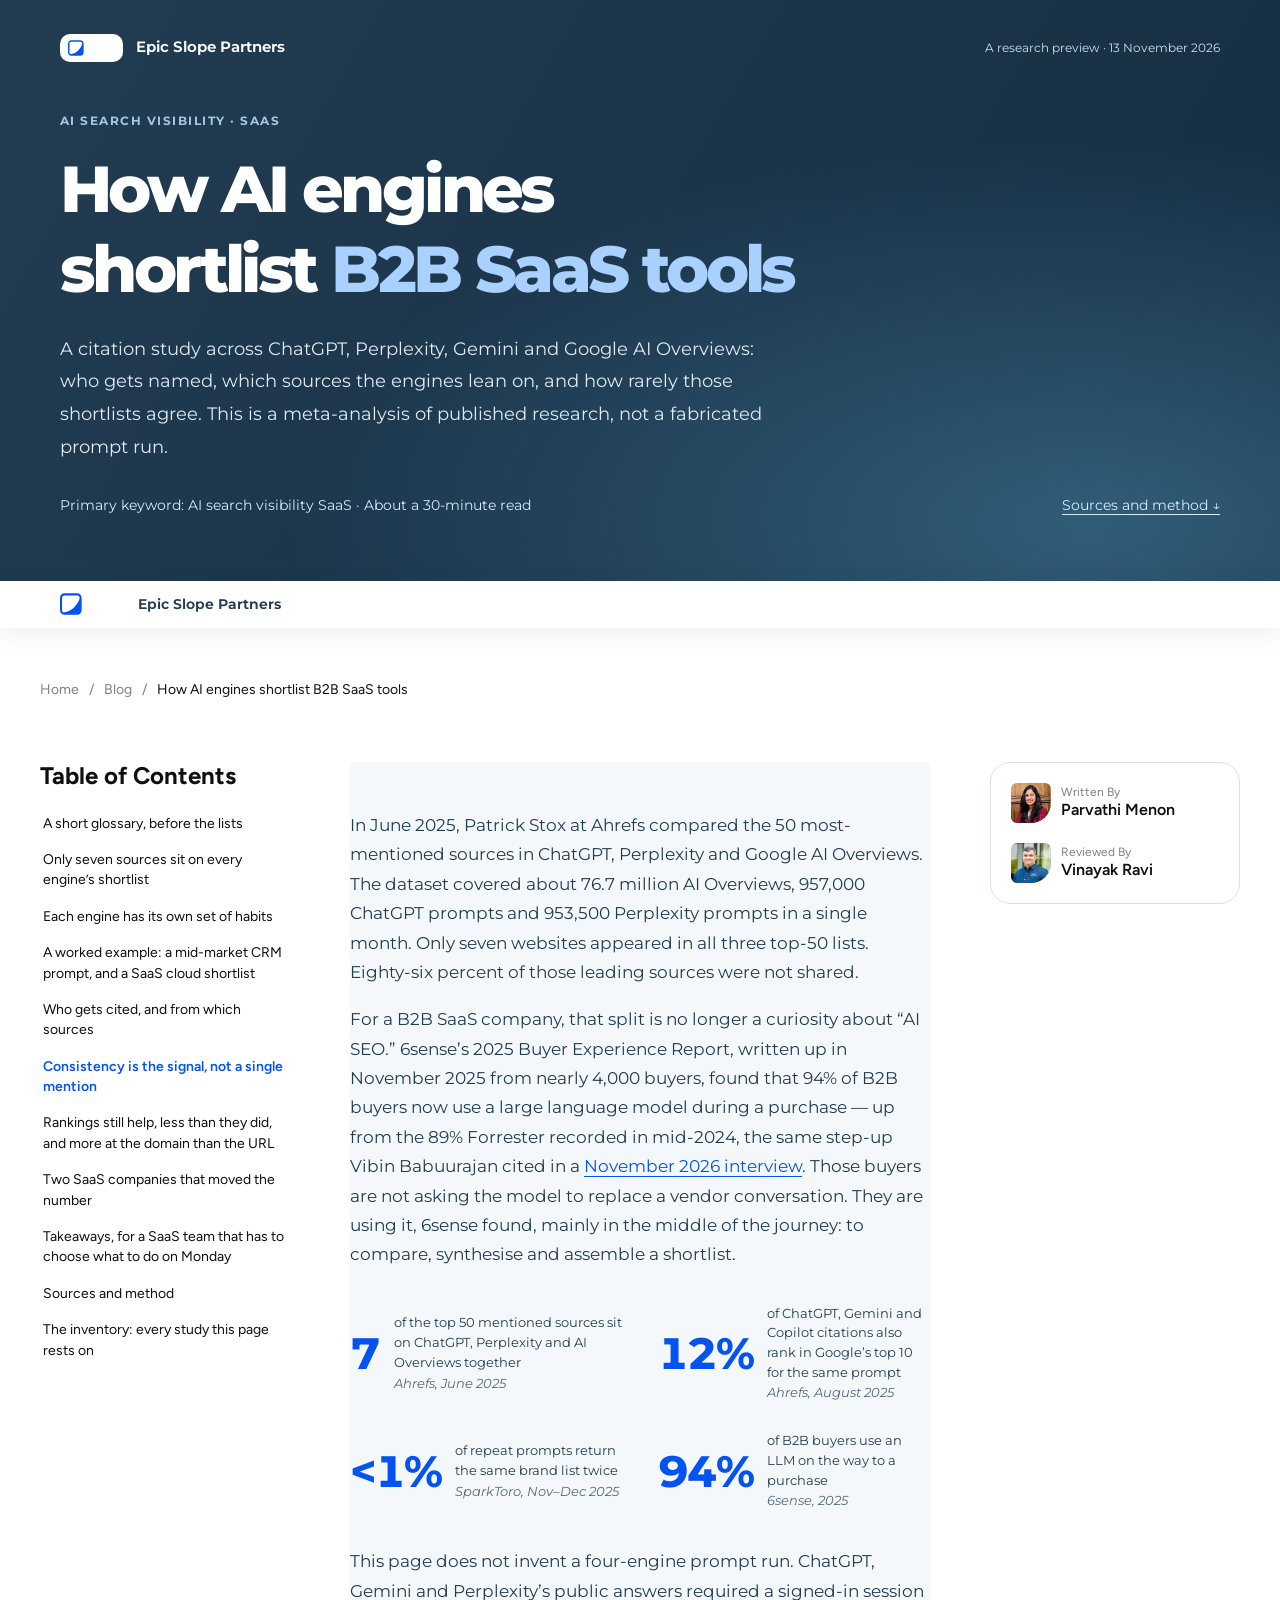
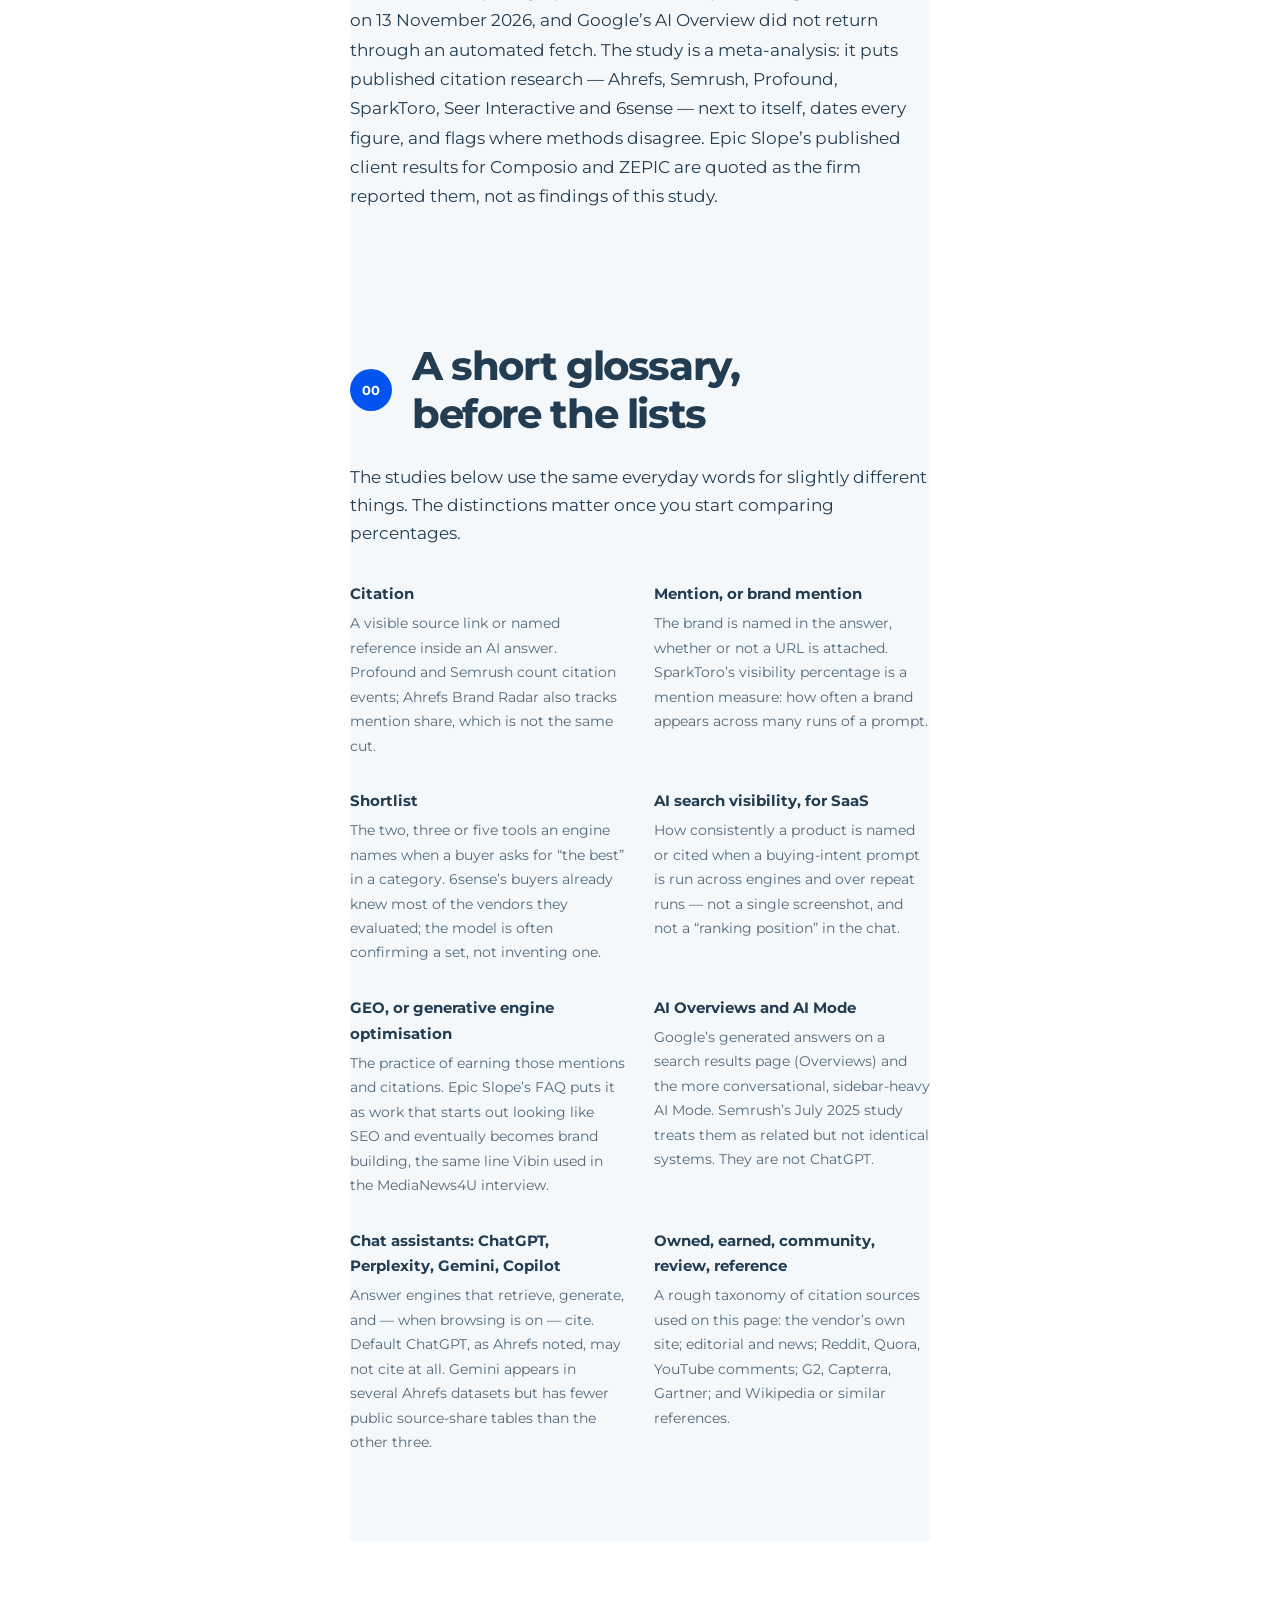
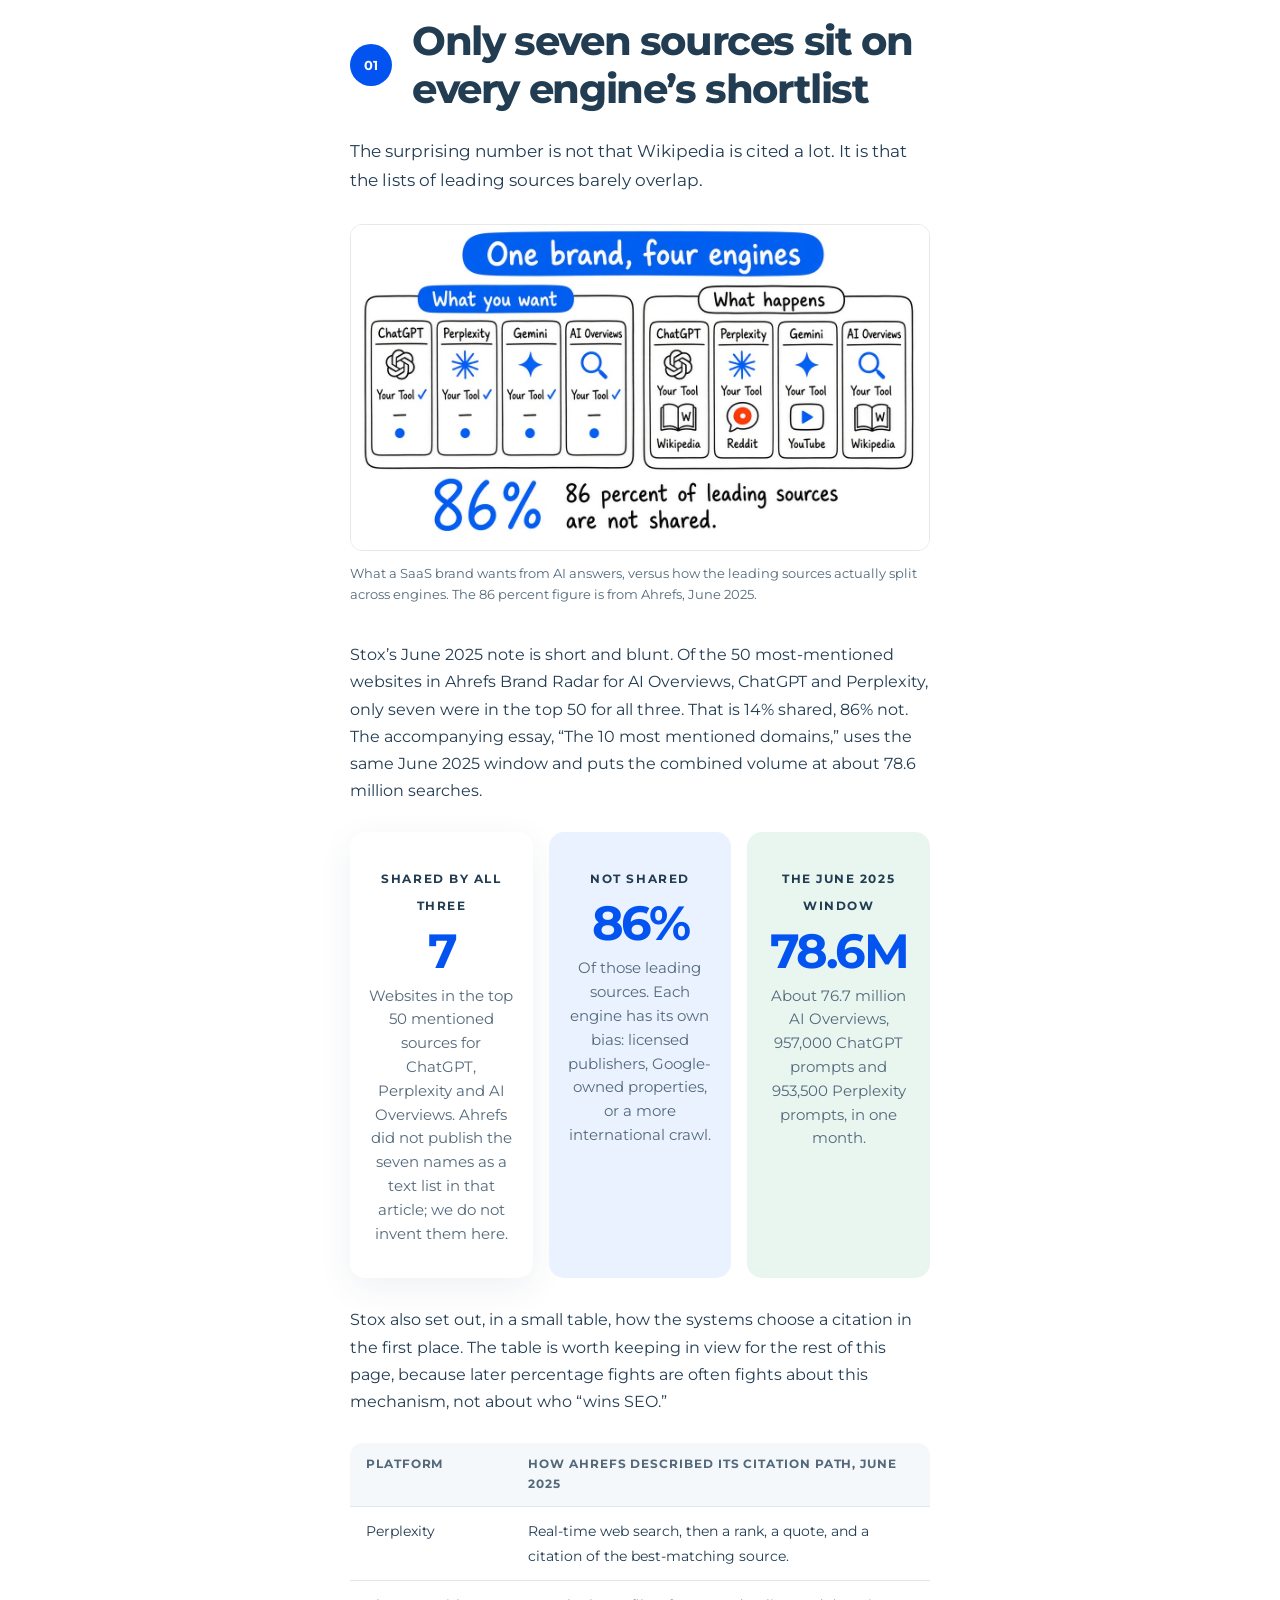
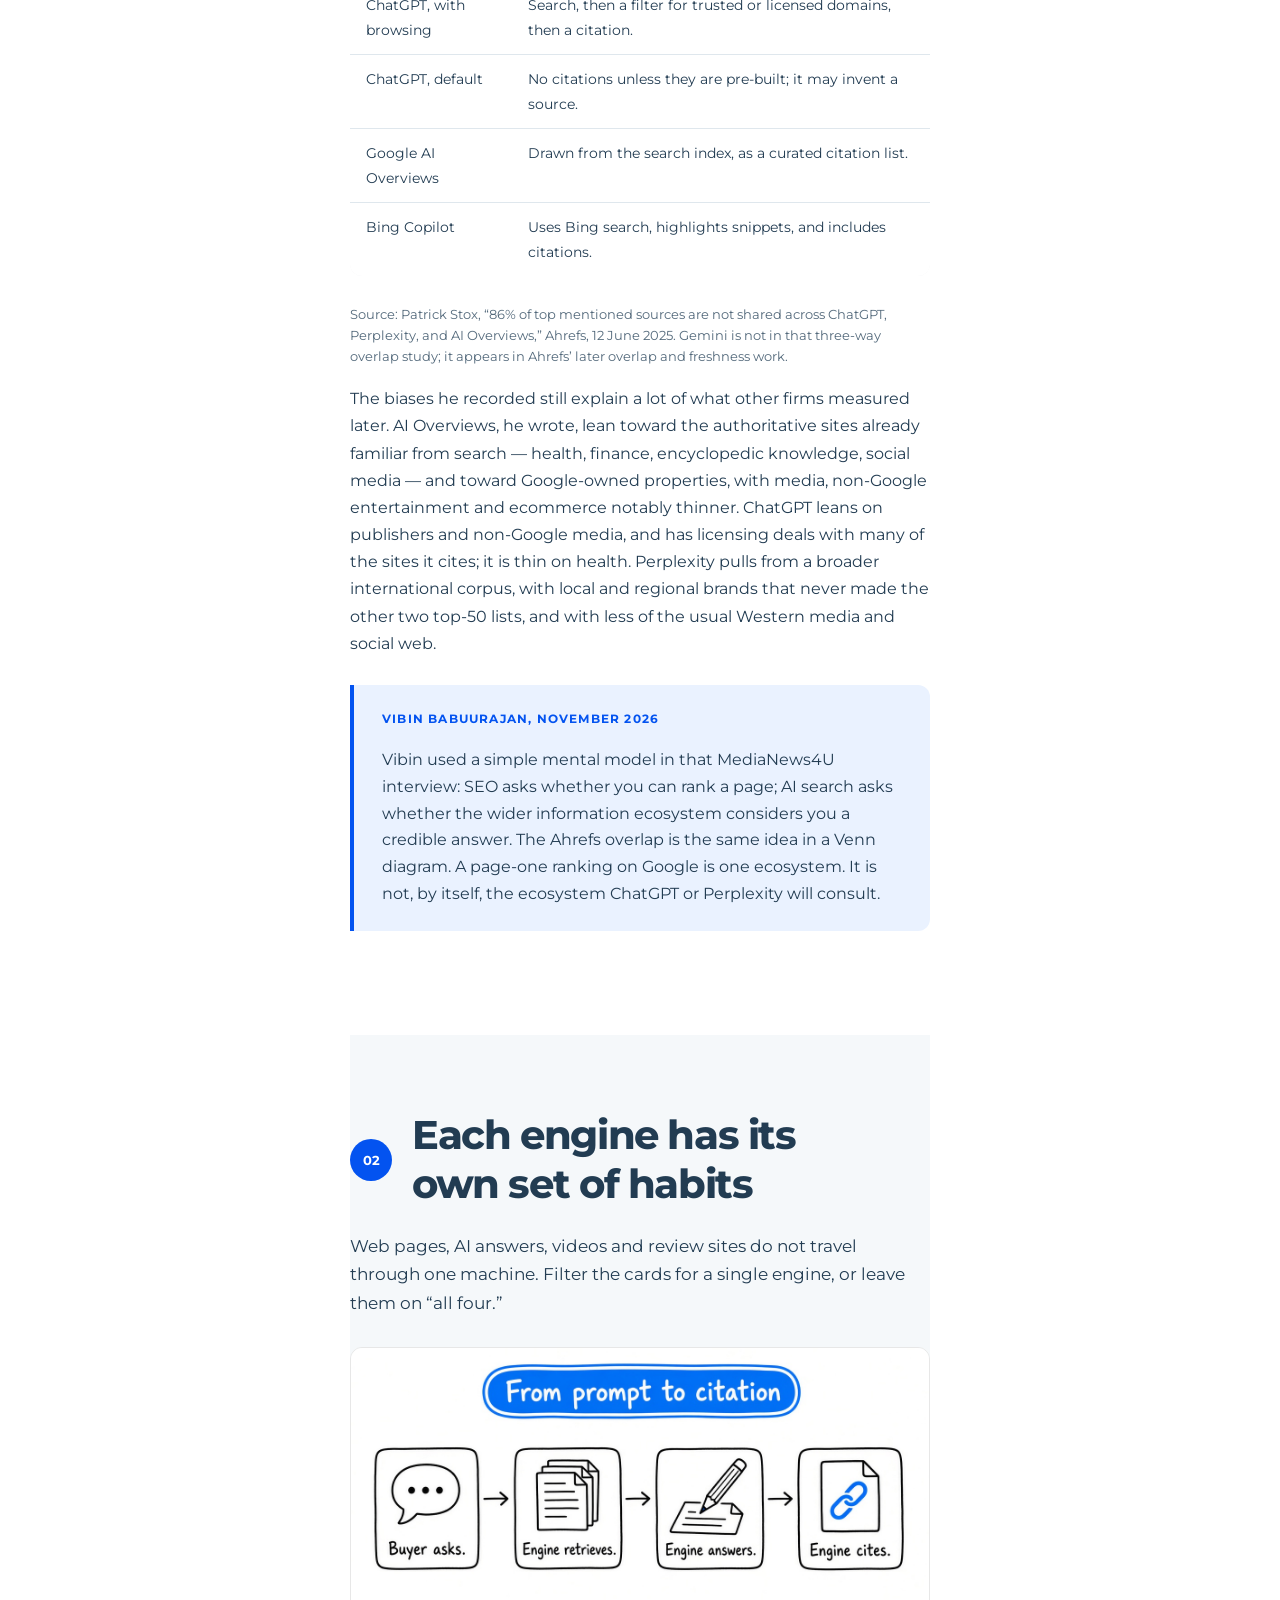
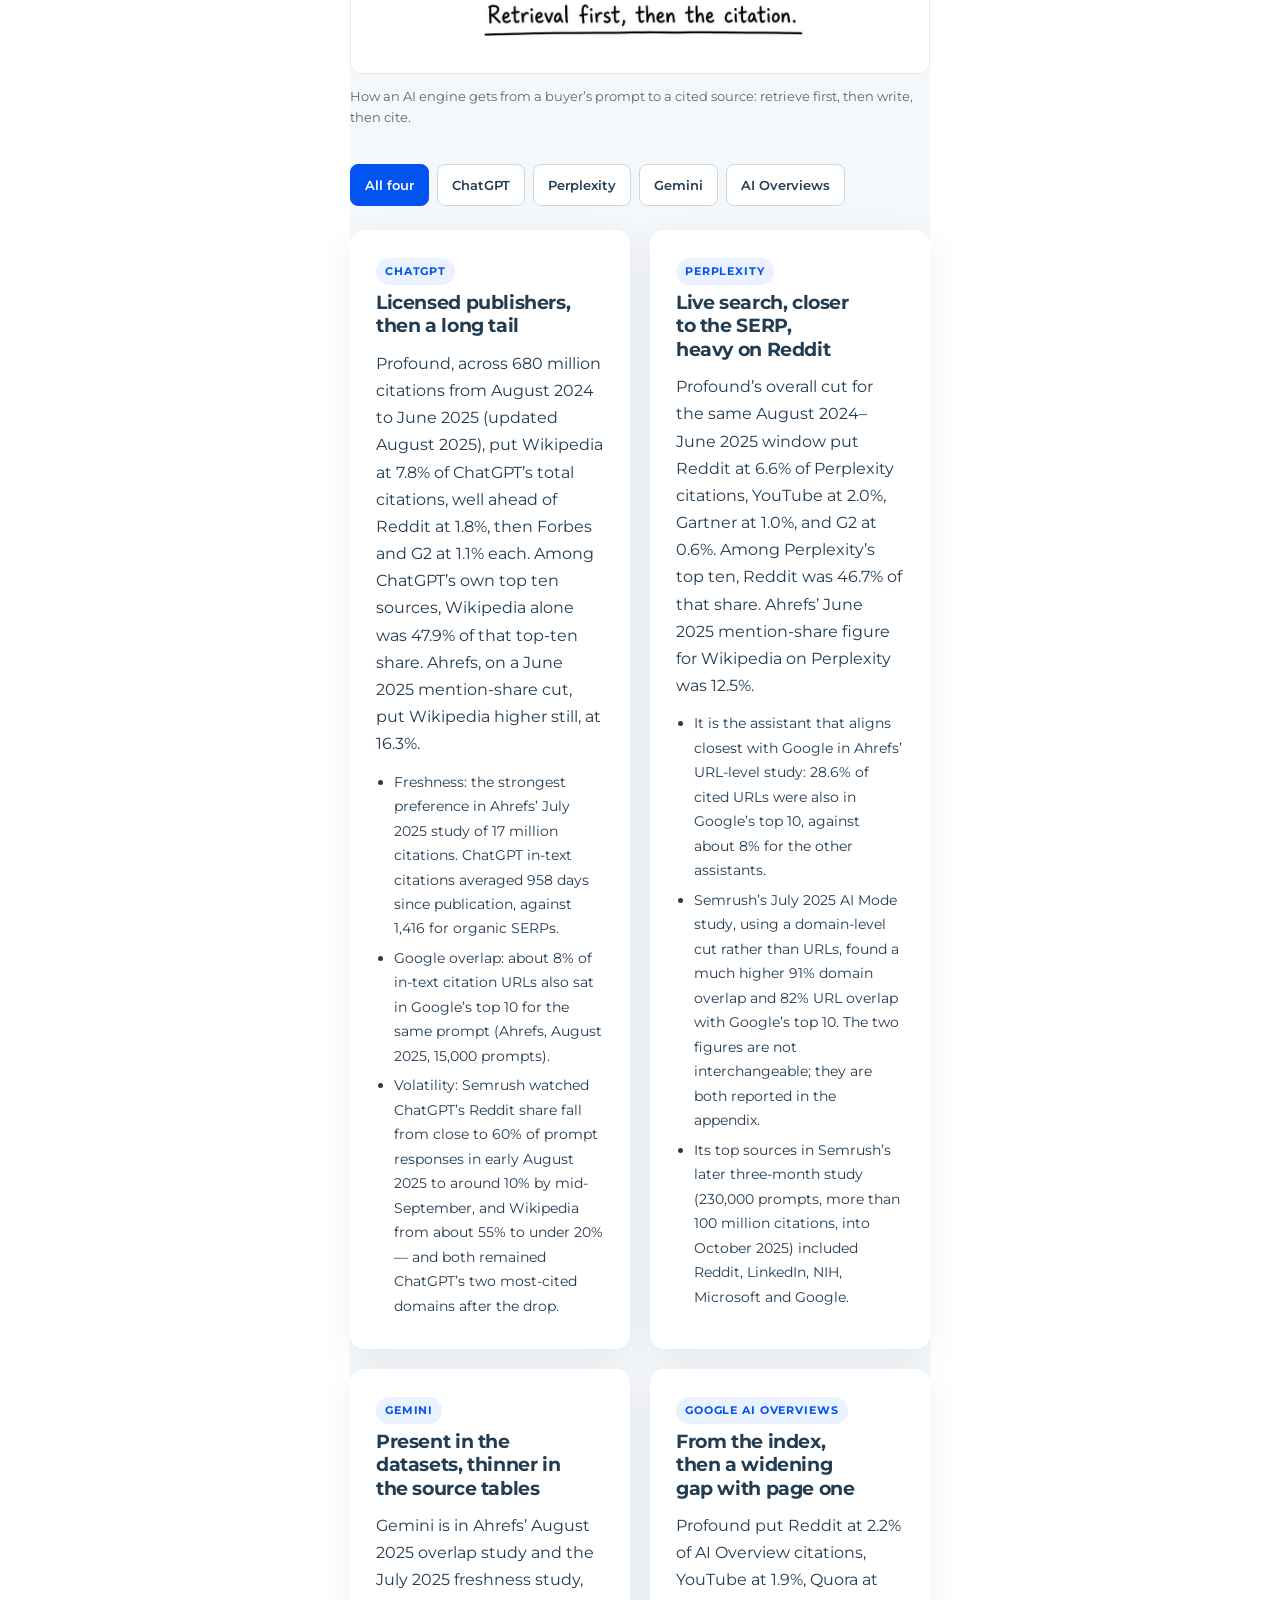
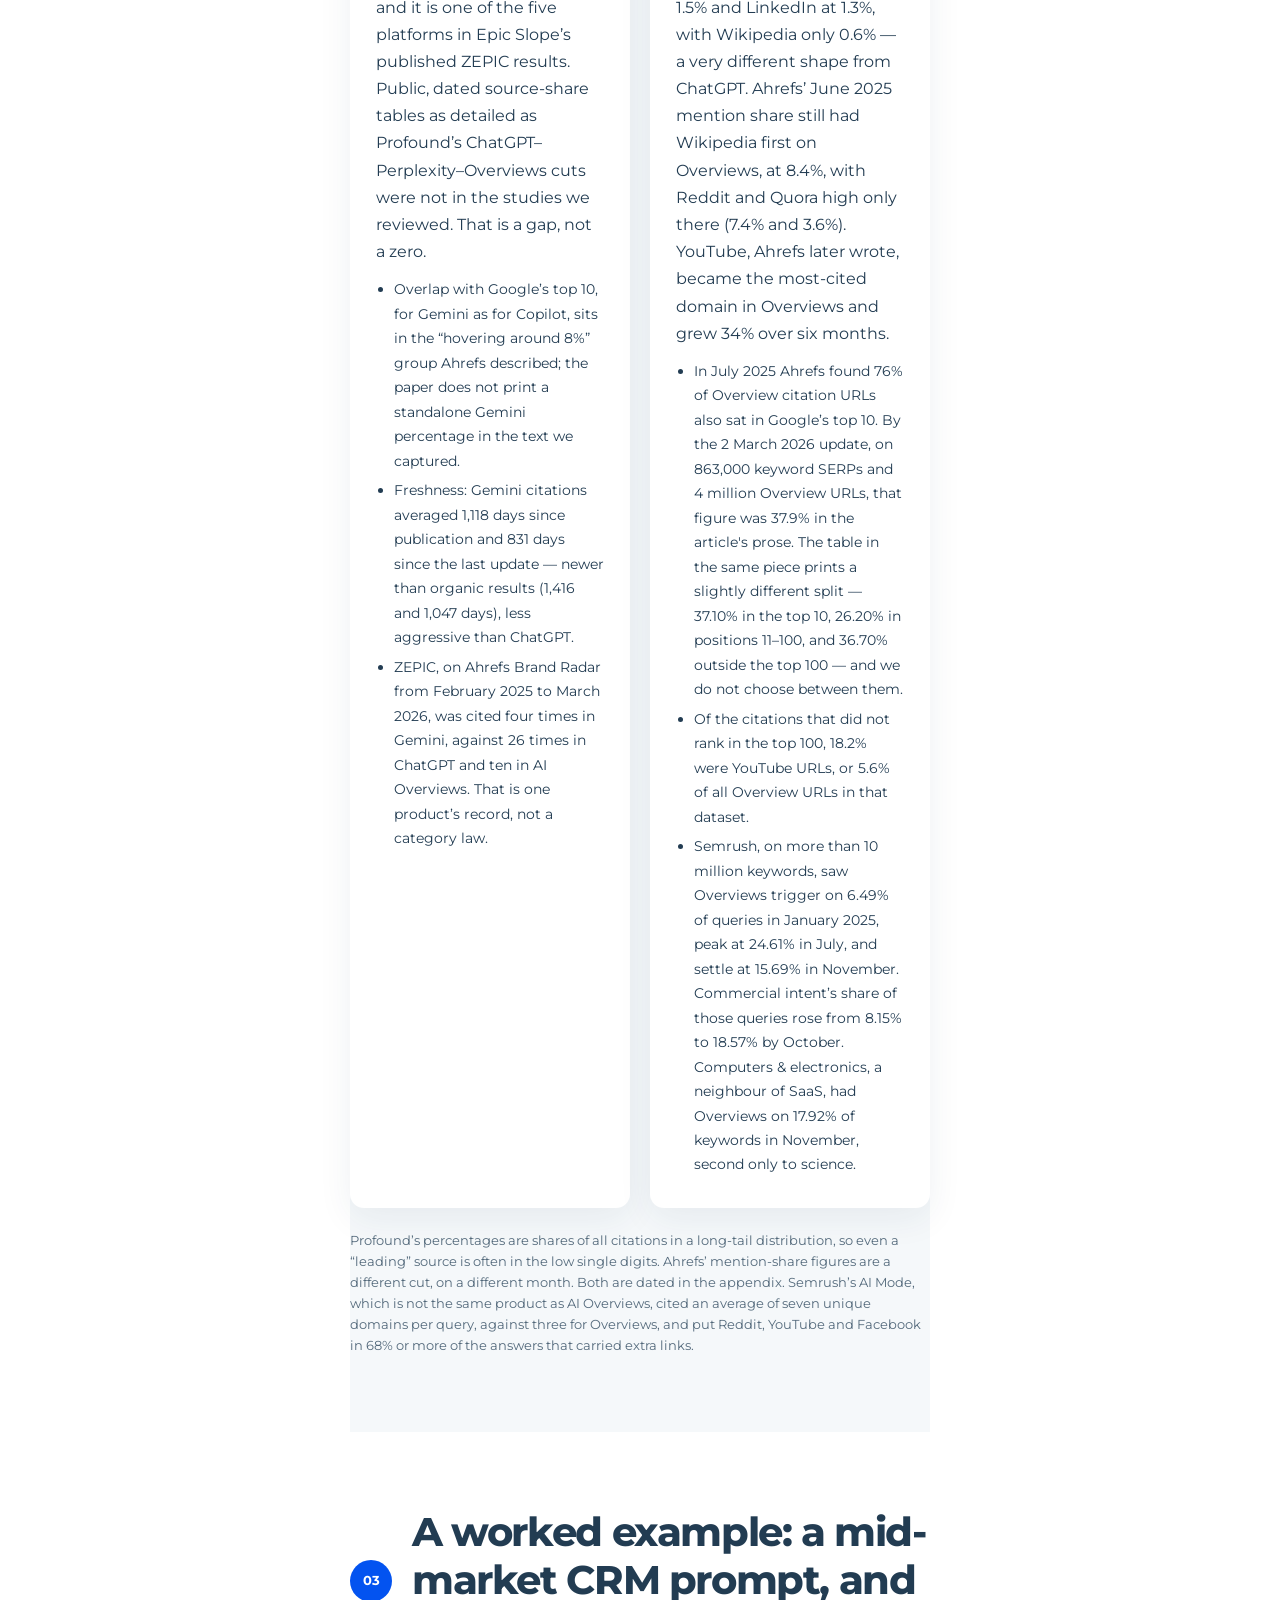
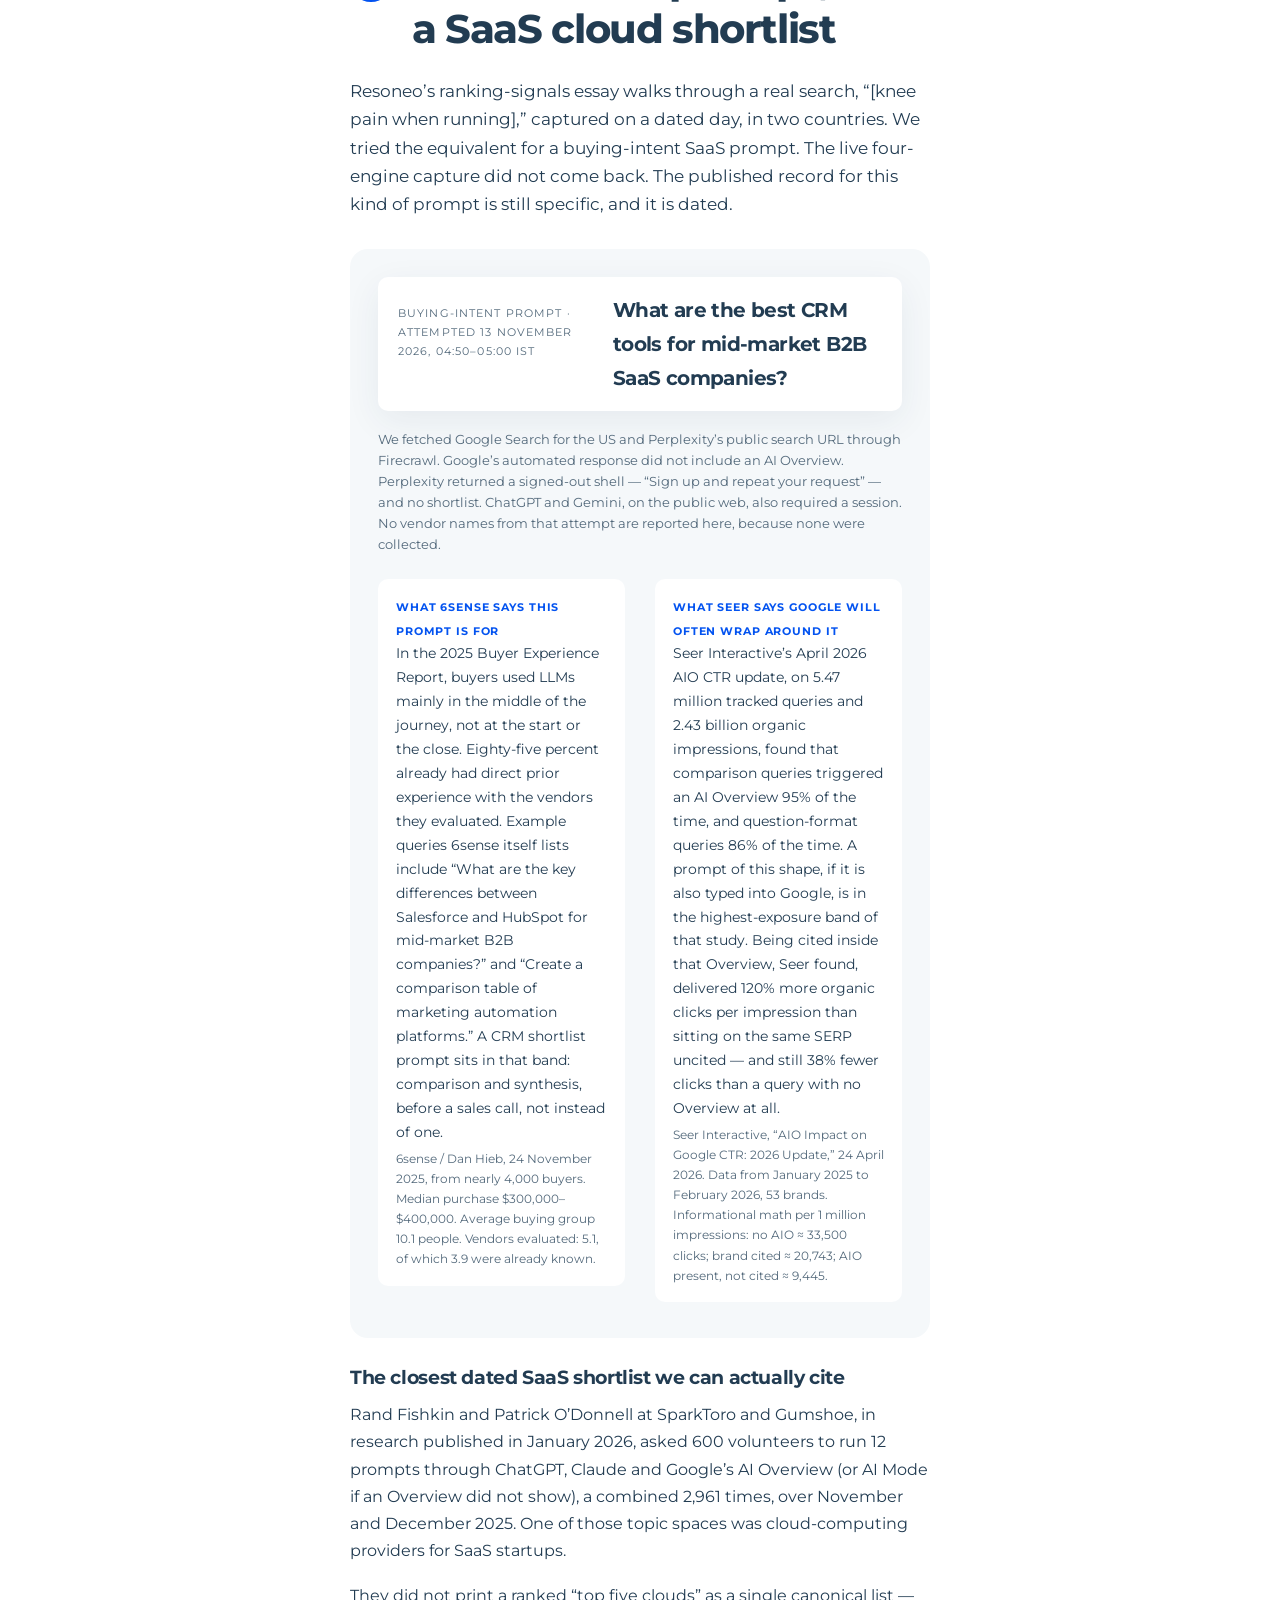
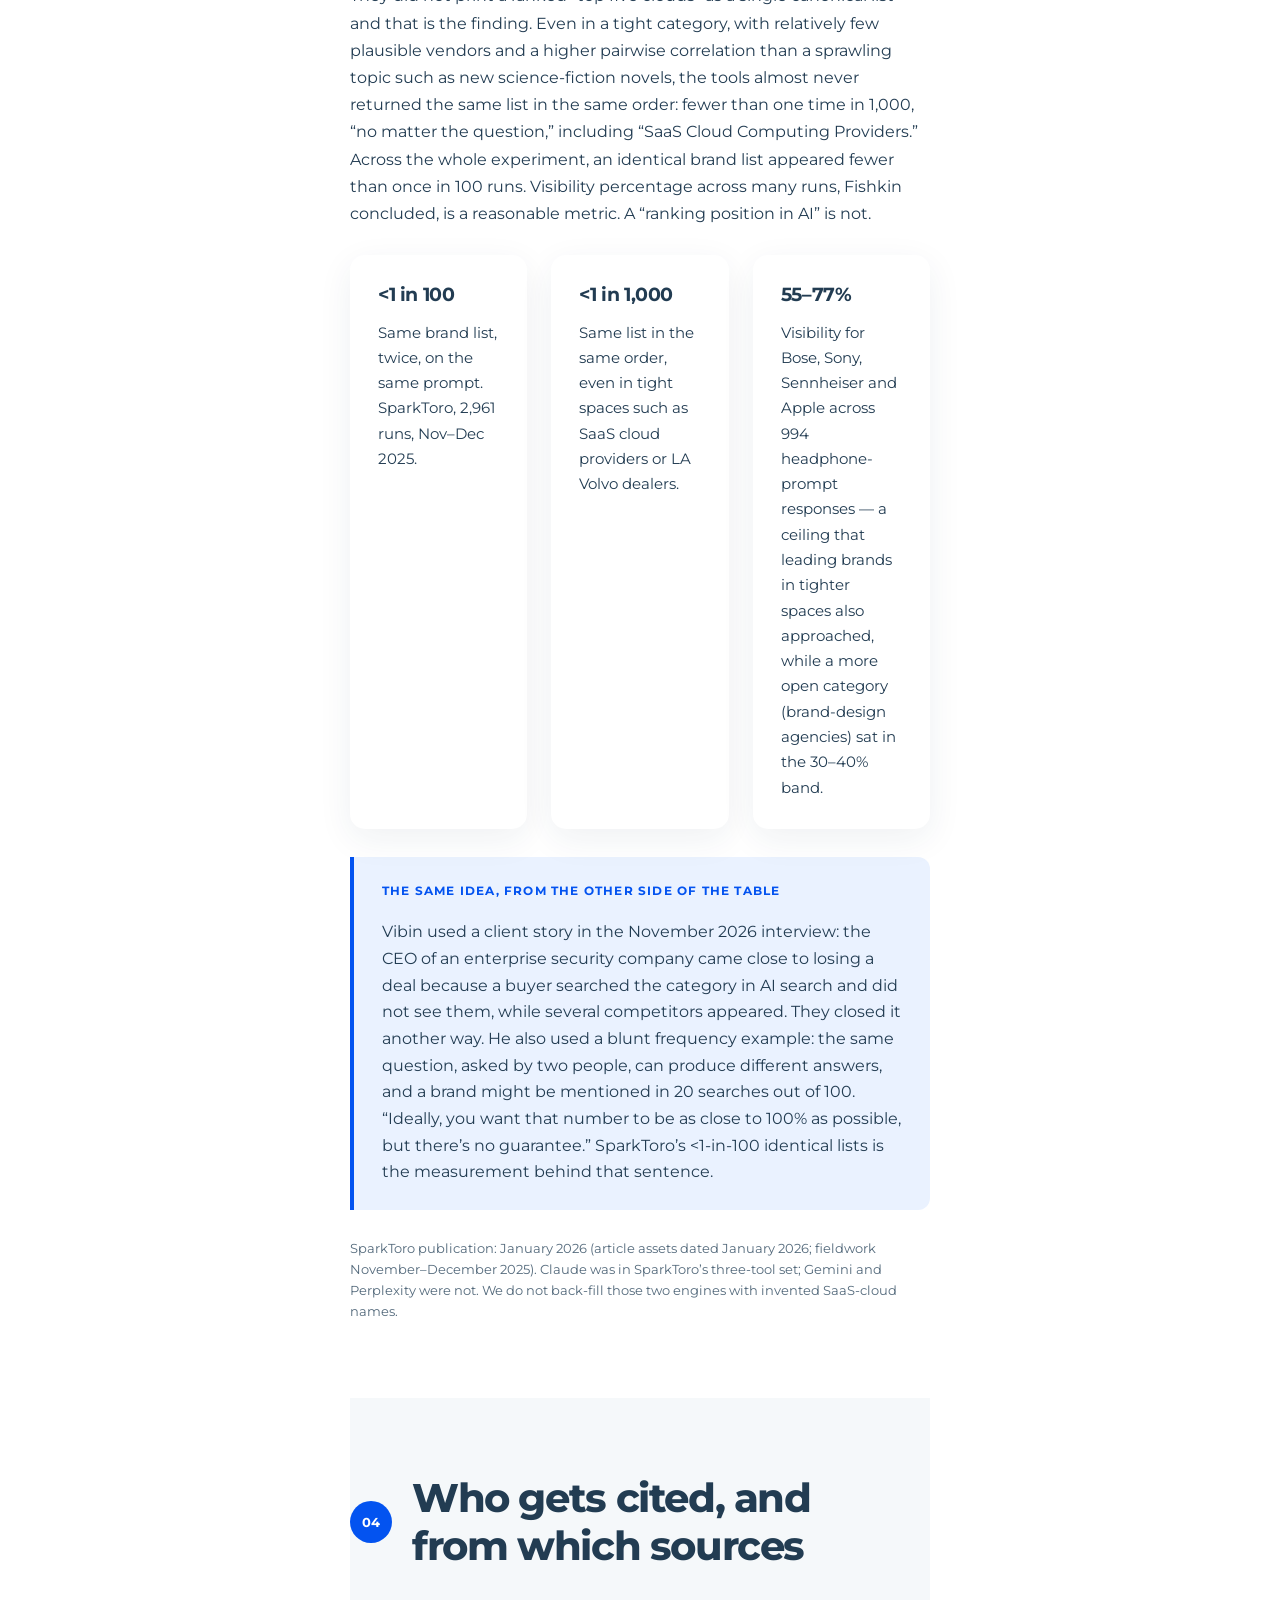
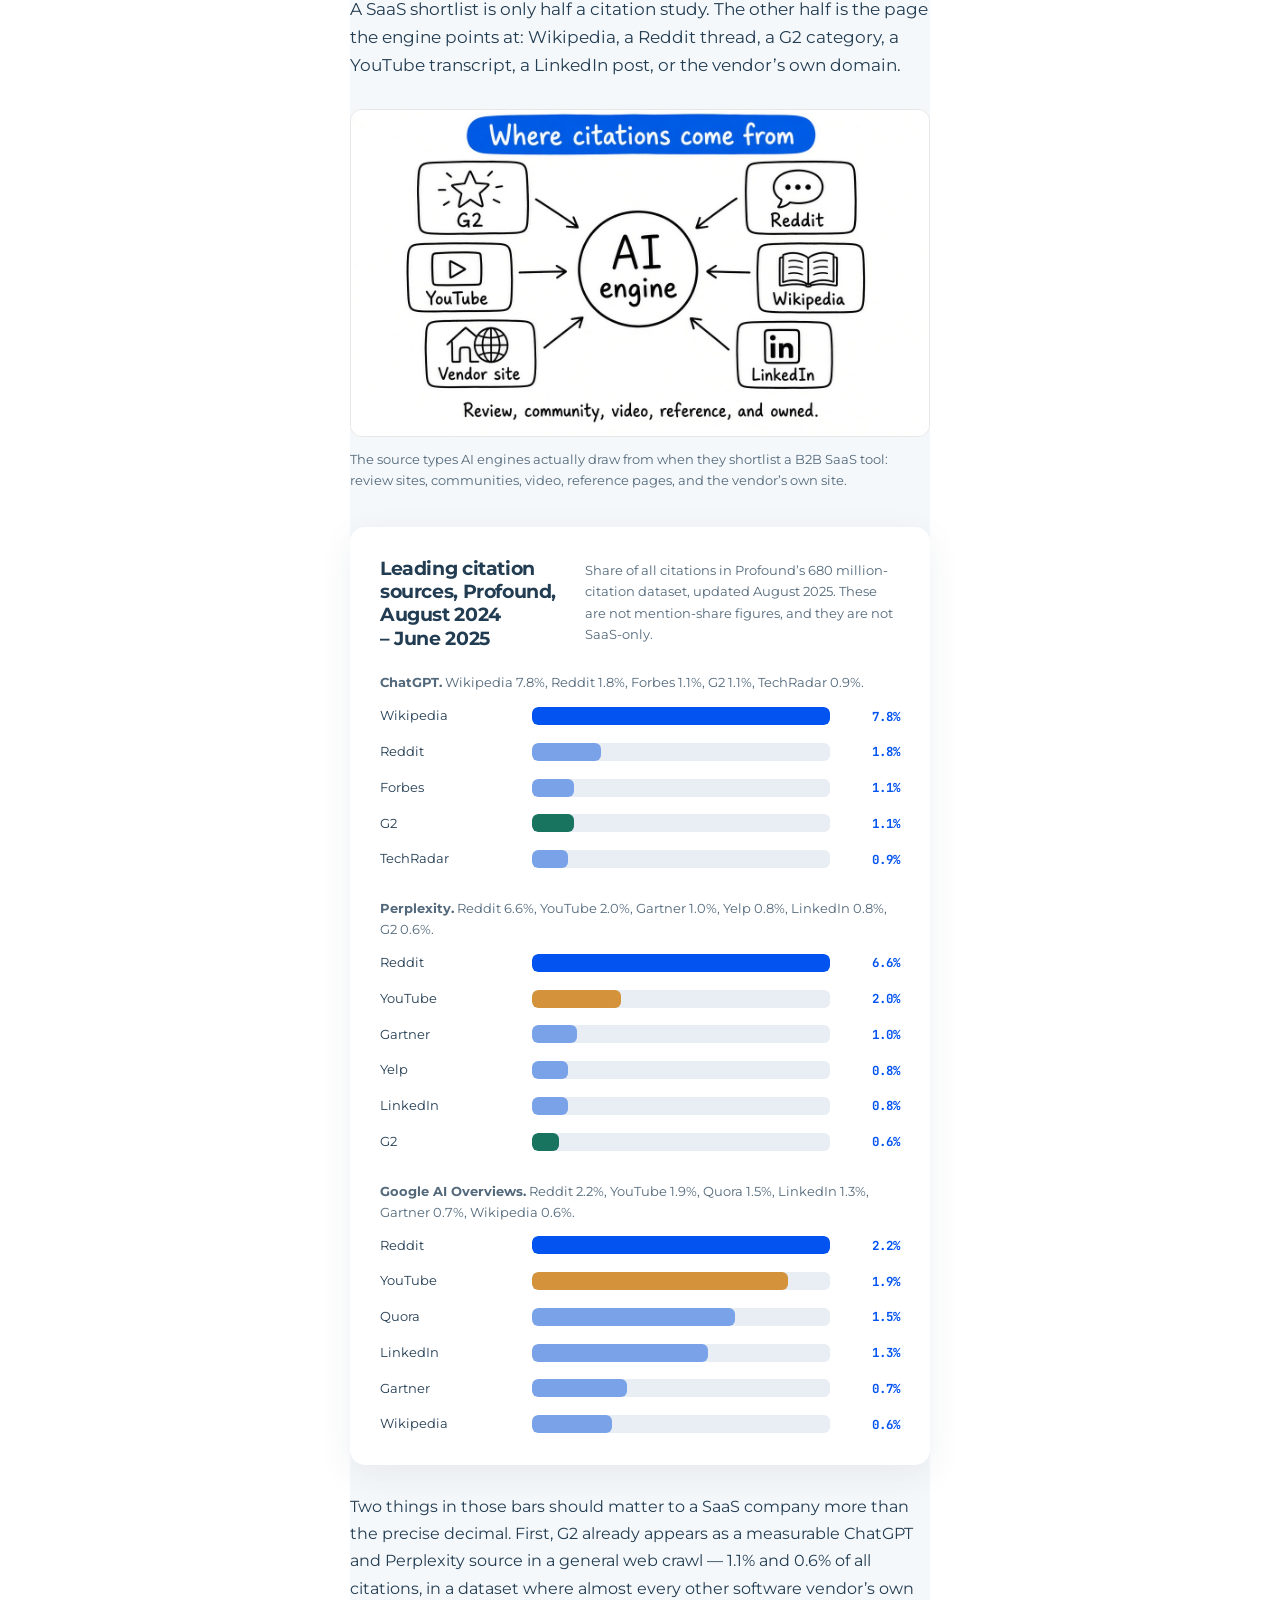
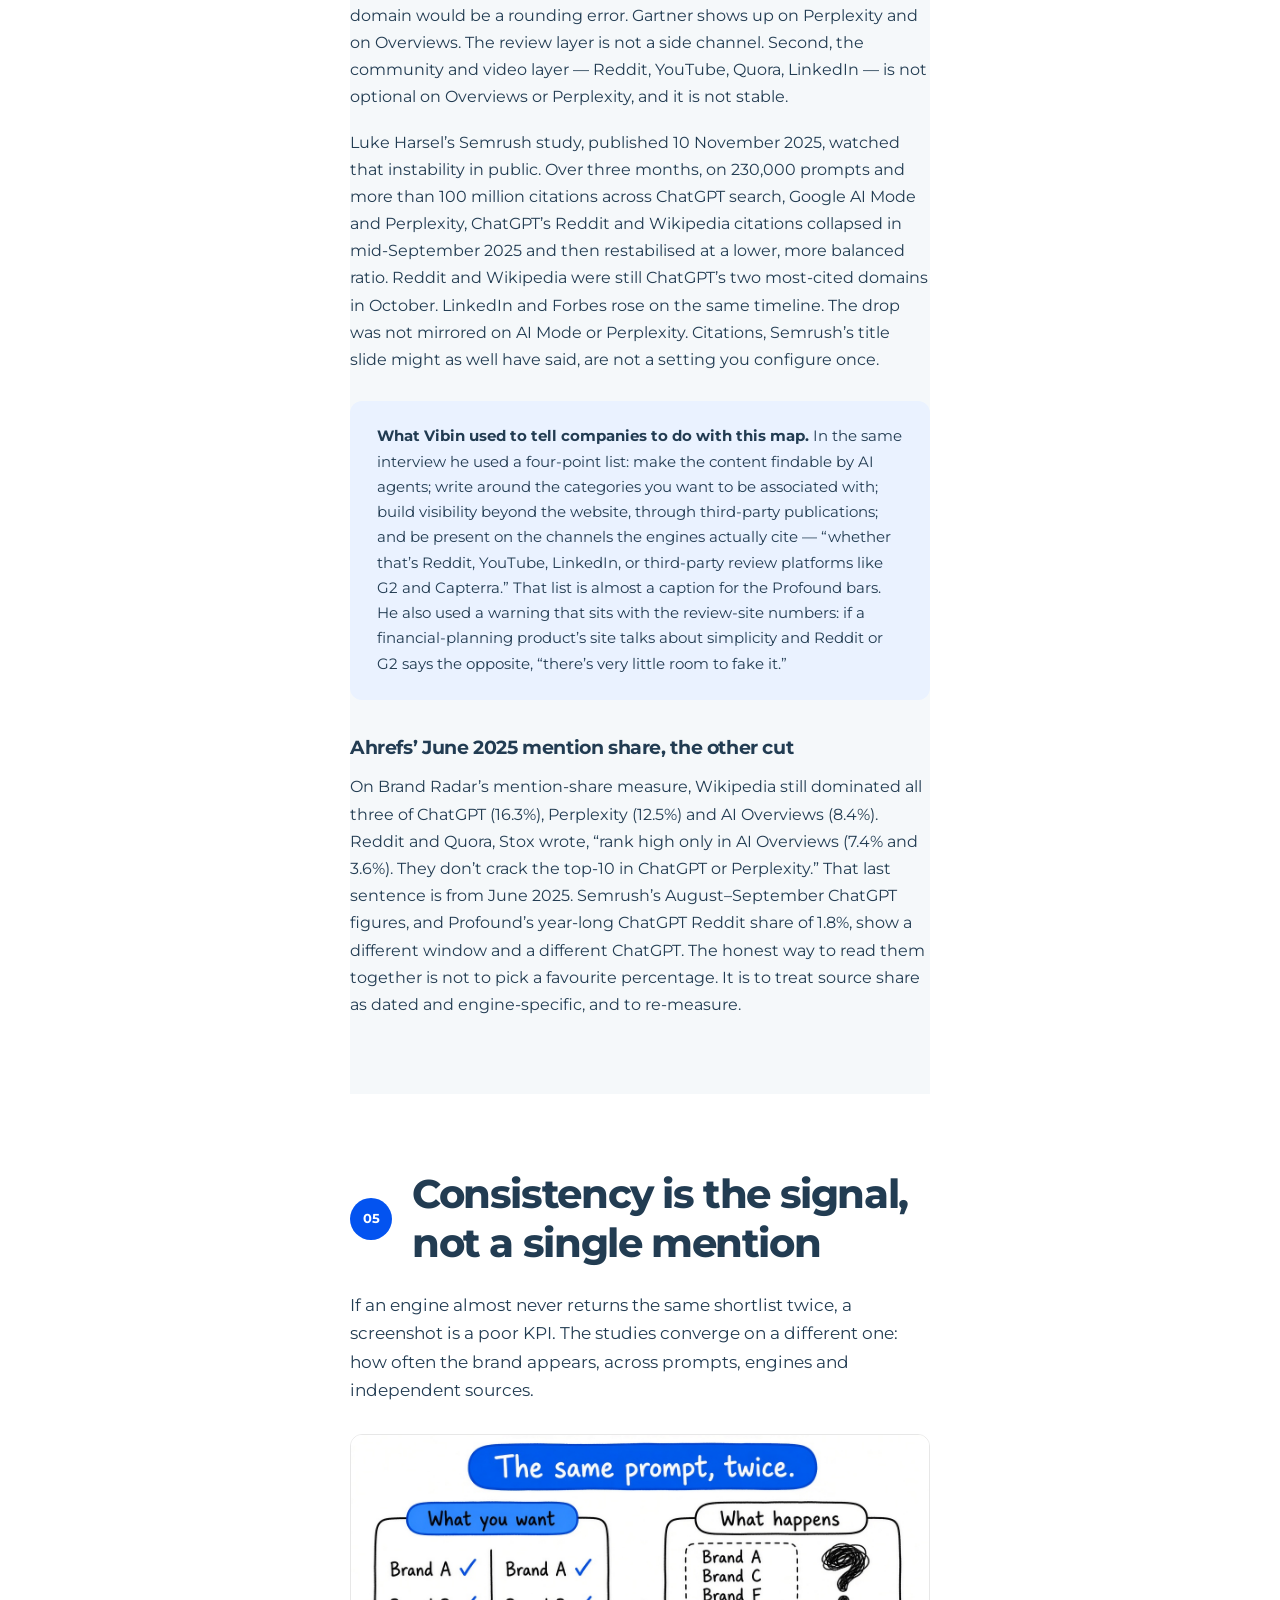
<file: how-ai-engines-shortlist-b2b-saas-tools/index.html>
<!DOCTYPE html>
<html lang="en">
<head>
<meta charset="utf-8">
<meta name="viewport" content="width=device-width, initial-scale=1">
<title>How AI engines shortlist B2B SaaS tools: a citation study across ChatGPT, Perplexity, Gemini and AI Overviews</title>
<meta name="robots" content="noindex, nofollow">
<meta name="description" content="A sourced meta-analysis of AI search visibility for SaaS: who ChatGPT, Perplexity, Gemini and Google AI Overviews cite, from which sources, and how consistently across engines.">
<meta name="author" content="Parvathi Menon">
<link rel="canonical" href="https://rimosubham.github.io/blog-previews/how-ai-engines-shortlist-b2b-saas-tools/">
<link rel="preconnect" href="https://fonts.googleapis.com">
<link rel="preconnect" href="https://fonts.gstatic.com" crossorigin>
<link href="https://fonts.googleapis.com/css2?family=Montserrat:wght@400;500;600;650;700;750;800&amp;family=JetBrains+Mono:wght@400;500&amp;family=Figtree:wght@400;500;600;700&amp;display=swap" rel="stylesheet">
<meta property="og:title" content="How AI engines shortlist B2B SaaS tools">
<meta property="og:description" content="A citation study across ChatGPT, Perplexity, Gemini and AI Overviews. Only seven of the fifty most-mentioned sources are shared across engines.">
<meta property="og:type" content="article">
<script type="application/ld+json">
{"@context":"https://schema.org","@type":"Article","headline":"How AI engines shortlist B2B SaaS tools: a citation study across ChatGPT, Perplexity, Gemini and AI Overviews","description":"A sourced meta-analysis of AI search visibility for SaaS: who ChatGPT, Perplexity, Gemini and Google AI Overviews cite, from which sources, and how consistently across engines.","datePublished":"2026-11-13","dateModified":"2026-11-13","author":{"@type":"Person","name":"Parvathi Menon"},"reviewedBy":{"@type":"Person","name":"Vinayak Ravi"},"publisher":{"@type":"Organization","name":"Epic Slope Partners","url":"https://www.epicslope.partners/"},"mainEntityOfPage":"https://rimosubham.github.io/blog-previews/how-ai-engines-shortlist-b2b-saas-tools/","keywords":"AI search visibility SaaS, GEO, ChatGPT citations, Perplexity, Gemini, AI Overviews"}
</script>
<style>
:root{--color-main:#0353F0;--color-main-light:#a8d1ff;--color-main-dark:#0240c0;--color-secondary:#223c52;--color-text:#223c52;--color-grey:#f5f8fa;--color-white:#fff;--muted:#53697b;--blue-wash:#eaf2ff;--green:#18745f;--green-wash:#e9f5ef;--orange:#99520d;--orange-wash:#fff2df;--purple:#6a4da5;--line:#dfe7ed;--shadow-natural:0 10px 35px rgba(34,60,82,.07)}
*{margin:0;padding:0;box-sizing:border-box}
html{scroll-behavior:smooth;scroll-padding-top:92px}
body{font-family:'Montserrat',Arial,sans-serif;font-size:16px;line-height:1.7;color:var(--color-text);background:var(--color-white)}
a{color:var(--color-main);text-underline-offset:4px}
a:hover{color:var(--color-main-dark)}
button{font:inherit;cursor:pointer}
:focus-visible{outline:3px solid #bf701a;outline-offset:5px}
h1,h2,h3,h4{line-height:1.22;text-wrap:balance}
h1{font-size:clamp(2.3rem,5.1vw,4.5rem);font-weight:800;letter-spacing:-.055em}
h2{font-size:clamp(1.7rem,3.1vw,2.6rem);font-weight:750;letter-spacing:-.035em}
h3{font-size:1.2rem;letter-spacing:-.02em;font-weight:700}
p+p{margin-top:18px}
strong{font-weight:700}
code,.mono{font-family:'JetBrains Mono',monospace;font-size:.84em;overflow-wrap:anywhere}
.container{max-width:1160px;margin:0 auto}
.skip{position:fixed;top:10px;left:10px;padding:10px 20px;background:#fff;z-index:200;transform:translateY(-200%)}
.skip:focus{transform:translateY(0)}
.eyebrow{font-size:.73rem;font-weight:700;letter-spacing:.13em;text-transform:uppercase}
.small,.caption{font-size:.82rem;color:var(--muted);line-height:1.6}
.caption{margin-top:18px}
.hero{background:radial-gradient(ellipse at 85% 90%,#315d79 0,transparent 52%),linear-gradient(120deg,var(--color-secondary),#152d41);color:#fff;padding:34px 36px 64px;position:relative}
.hero-top{display:flex;justify-content:space-between;gap:24px;align-items:center;margin-bottom:48px}
.brand{display:flex;align-items:center;gap:13px;font-size:.92rem;font-weight:650;color:#fff;text-decoration:none}
.brand img{height:28px;width:auto;padding:6px 8px;background:#fff;border-radius:10px}
.hero-date{font-size:.78rem;color:#d1dfeb;text-align:right}
.hero h1{margin:18px 0 24px}
.highlight{color:var(--color-main-light)}
.hero-lead{font-size:1.14rem;color:#e0eaf3;line-height:1.8;max-width:46rem}
.hero-footer{display:flex;align-items:center;justify-content:space-between;gap:20px;flex-wrap:wrap;margin-top:30px}
.read-link{color:#d7eaff;font-size:.85rem}
.hero-kicker{font-size:.78rem;letter-spacing:.12em;text-transform:uppercase;color:#a8c7df;font-weight:700}
.sticky{position:sticky;top:0;z-index:50;padding:12px 28px;background:rgba(255,255,255,.97);box-shadow:0 4px 25px rgba(34,60,82,.09)}
.sticky-inner{display:flex;justify-content:space-between;align-items:center;gap:20px;max-width:1160px;margin:0 auto}
.sticky .brand{color:var(--color-secondary);white-space:nowrap;font-size:.85rem}
.sticky .brand img{padding:0;background:transparent;border-radius:0;height:22px}
.nav-links{display:flex;gap:18px;flex-wrap:wrap}
.nav-links a{font-size:.72rem;font-weight:600;color:var(--muted);text-decoration:none}
.nav-links a:hover,.nav-links a[aria-current]{color:var(--color-main)}
.mobile-toc{display:none;font-size:.76rem;background:none;border:1px solid var(--line);padding:7px 12px;border-radius:7px;color:var(--color-secondary)}
.section{padding:76px 36px;scroll-margin-top:12px}
main>.section:nth-child(even){background:var(--color-grey)}
.intro{background:var(--color-grey);padding:48px 36px 55px}
.intro-text{font-size:1.08rem;max-width:46rem}
.stats{display:grid;grid-template-columns:repeat(4,minmax(0,1fr));gap:22px;margin:35px 0}
.stat{display:flex;align-items:center;gap:15px}
.stat b{font-size:clamp(2.1rem,3.4vw,3.1rem);line-height:1;font-weight:750;color:var(--color-main);letter-spacing:-.05em;font-variant-numeric:tabular-nums}
.stat span{font-size:.82rem;line-height:1.5}
.toc{display:grid;grid-template-columns:repeat(4,minmax(0,1fr));gap:8px 20px;margin-top:22px}
.toc a{display:flex;gap:10px;align-items:baseline;color:var(--color-secondary);font-size:.77rem;font-weight:600;text-decoration:none;padding:8px 0}
.toc a:hover{text-decoration:underline}
.toc span{color:var(--color-main);font-family:'JetBrains Mono',monospace;font-size:.7rem;flex:0 0 auto}
.section-heading{display:flex;gap:20px;align-items:center;margin-bottom:24px}
.section-number{display:inline-flex;align-items:center;justify-content:center;width:42px;height:42px;flex:0 0 42px;background:var(--color-main);border-radius:50%;color:#fff;font-size:.82rem;font-weight:700}
.section-intro{font-size:1.04rem;margin-bottom:30px;max-width:48rem}
.two-cols{display:grid;grid-template-columns:repeat(2,minmax(0,1fr));gap:30px;align-items:start}
.three-cols{display:grid;grid-template-columns:repeat(3,minmax(0,1fr));gap:24px}
.panel{background:#fff;padding:28px;border-radius:15px;box-shadow:var(--shadow-natural);min-width:0}
.panel h3{margin-bottom:14px}
.panel p{font-size:.93rem}
.panel.blue{background:var(--blue-wash);box-shadow:none}
.panel.green{background:var(--green-wash);box-shadow:none}
.panel.orange{background:var(--orange-wash);box-shadow:none}
.panel.dark{background:var(--color-secondary);color:#fff;box-shadow:none}
.panel.dark .small,.panel.dark .caption,.panel.dark a{color:#d1e0ec}
.panel.dark a{color:#a8d1ff}
.section-note{margin-top:28px;background:var(--blue-wash);padding:23px 27px;border-radius:12px;font-size:.93rem}
.section-note.orange{background:var(--orange-wash)}
.section-note.green{background:var(--green-wash)}
.callout{margin:28px 0;padding:24px 28px;border-left:4px solid var(--color-main);background:var(--blue-wash);border-radius:0 12px 12px 0}
.callout p{font-size:.98rem}
.callout .who{font-size:.75rem;font-weight:700;letter-spacing:.1em;text-transform:uppercase;color:var(--color-main);margin-bottom:8px}
table{width:100%;border-collapse:collapse;font-size:.9rem;background:#fff;border-radius:12px;overflow:hidden;box-shadow:var(--shadow-natural)}
th,td{text-align:left;padding:12px 16px;border-bottom:1px solid var(--line);vertical-align:top}
th{font-size:.72rem;letter-spacing:.08em;text-transform:uppercase;color:var(--muted);font-weight:700;background:var(--color-grey)}
tr:last-child td{border-bottom:none}
.table-wrap{overflow-x:auto;margin:28px 0;border-radius:12px}
.chart-panel{background:#fff;padding:30px;border-radius:15px;margin:28px 0;box-shadow:var(--shadow-natural)}
.chart-top{display:flex;justify-content:space-between;gap:20px;align-items:baseline;margin-bottom:22px}
.chart-top p{font-size:.79rem;color:var(--muted);max-width:28rem}
.bars{display:flex;flex-direction:column;gap:14px}
.bar-row{display:grid;grid-template-columns:160px 1fr 64px;gap:12px;align-items:center}
.bar-row span{font-size:.8rem}
.bar-row b{font-family:'JetBrains Mono',monospace;font-size:.78rem;color:var(--color-main);text-align:right}
.bar-track{height:18px;background:#e8eef4;border-radius:6px;overflow:hidden}
.bar-fill{height:100%;background:var(--color-main);border-radius:6px;width:var(--w)}
.bar-fill.alt{background:#7aa2e8}
.bar-fill.red{background:#c45c3e}
.bar-fill.green{background:var(--green)}
.bar-fill.orange{background:#d4923a}
.filters{display:flex;gap:8px;flex-wrap:wrap;margin:18px 0 24px}
.filters button{border:1px solid #cbd7e3;background:#fff;color:var(--color-secondary);border-radius:8px;padding:9px 14px;font-size:.82rem;font-weight:600}
.filters button[aria-pressed=true]{background:var(--color-main);border-color:var(--color-main);color:#fff}
.engine-grid{display:grid;grid-template-columns:repeat(2,minmax(0,1fr));gap:20px}
.engine-card{background:#fff;padding:26px;border-radius:14px;box-shadow:var(--shadow-natural);min-height:220px}
.engine-card h3{margin:6px 0 12px}
.engine-card .tag{display:inline-block;font-size:.68rem;font-weight:700;letter-spacing:.08em;text-transform:uppercase;padding:4px 9px;border-radius:99px;background:var(--blue-wash);color:var(--color-main)}
.engine-card ul{margin:12px 0 0 18px;font-size:.9rem}
.engine-card li{margin:5px 0}
.engine-card[hidden]{display:none}
.glossary{display:grid;grid-template-columns:repeat(2,minmax(0,1fr));gap:16px 28px;margin-top:22px}
.glossary dt{font-weight:700;font-size:.95rem;margin-top:4px}
.glossary dd{font-size:.9rem;color:var(--muted);margin:4px 0 10px}
.serp{background:var(--color-grey);padding:28px;border-radius:18px;margin:28px 0}
.serp-head{background:#fff;padding:16px 20px;border-radius:10px;display:flex;align-items:baseline;gap:18px;margin-bottom:18px;box-shadow:var(--shadow-natural)}
.serp-head span{font-size:.7rem;text-transform:uppercase;letter-spacing:.1em;color:var(--muted)}
.serp-head b{font-size:1.25rem;letter-spacing:-.03em}
.cite{background:#fff;padding:16px 18px;border-radius:10px;margin:8px 0;font-size:.88rem}
.cite small{display:block;color:var(--muted);font-size:.74rem;margin-top:4px}
.cite .lab{font-size:.68rem;font-weight:700;letter-spacing:.08em;text-transform:uppercase;color:var(--color-main)}
.takeaway-list{counter-reset:tk;list-style:none;margin:20px 0}
.takeaway-list li{position:relative;padding:18px 18px 18px 70px;margin:12px 0;background:#fff;border-radius:12px;box-shadow:var(--shadow-natural);font-size:.95rem}
.takeaway-list li::before{counter-increment:tk;content:counter(tk, decimal-leading-zero);position:absolute;left:18px;top:18px;font-family:'JetBrains Mono',monospace;font-size:.85rem;font-weight:700;color:var(--color-main)}
.inventory{table-layout:fixed;width:100%;max-width:100%}
	.inventory th,.inventory td{overflow-wrap:break-word;word-wrap:break-word;hyphens:manual;padding:12px 12px}
	.inventory th:nth-child(1),.inventory td:nth-child(1){width:20%}
	.inventory th:nth-child(2),.inventory td:nth-child(2){width:18%}
	.inventory th:nth-child(3),.inventory td:nth-child(3){width:22%}
	.inventory th:nth-child(4),.inventory td:nth-child(4){width:40%}
	.inventory td:first-child{font-weight:600;white-space:normal}
	.table-wrap{max-width:100%}
	@container article (max-width:680px){
	  table.inventory{table-layout:auto;border:0;box-shadow:none;background:transparent;overflow:visible;border-radius:0}
	  table.inventory thead{position:absolute;width:1px;height:1px;padding:0;margin:-1px;overflow:hidden;clip:rect(0,0,0,0);white-space:nowrap;border:0}
	  table.inventory,table.inventory tbody,table.inventory tr,table.inventory td{display:block;width:100%;max-width:100%}
	  table.inventory th:nth-child(1),table.inventory td:nth-child(1),
	  table.inventory th:nth-child(2),table.inventory td:nth-child(2),
	  table.inventory th:nth-child(3),table.inventory td:nth-child(3),
	  table.inventory th:nth-child(4),table.inventory td:nth-child(4){width:100%;max-width:100%}
	  table.inventory tr{background:#fff;border-radius:12px;box-shadow:var(--shadow-natural);padding:16px 20px;margin:0 0 16px;overflow:hidden}
	  table.inventory td{border-bottom:1px solid var(--line);padding:10px 0;width:100%}
	  table.inventory td:last-child{border-bottom:none;padding-bottom:0}
	  table.inventory td:first-child{padding-top:0}
	  table.inventory td::before{display:block;font-size:.72rem;letter-spacing:.08em;text-transform:uppercase;color:var(--muted);font-weight:700;margin-bottom:4px}
	  table.inventory td:nth-child(1)::before{content:"Study"}
	  table.inventory td:nth-child(2)::before{content:"Date"}
	  table.inventory td:nth-child(3)::before{content:"Sample"}
	  table.inventory td:nth-child(4)::before{content:"Finding used on this page"}
	}
.footer{background:var(--color-secondary);color:#d1e0ec;padding:48px 36px 64px;font-size:.88rem}
.footer a{color:#a8d1ff}
.footer-inner{max-width:1160px;margin:0 auto;display:flex;justify-content:space-between;gap:30px;flex-wrap:wrap}
.src{font-size:.82rem}
.venn{display:grid;grid-template-columns:repeat(3,minmax(0,1fr));gap:16px;margin:28px 0}
.venn .panel{text-align:center;padding:32px 18px}
.venn b{display:block;font-size:3rem;line-height:1;color:var(--color-main);letter-spacing:-.05em;margin:8px 0 10px}
.pill{display:inline-block;font-size:.72rem;font-weight:700;padding:3px 8px;border-radius:6px;background:var(--blue-wash);color:var(--color-main);margin-right:6px}
.method-list{margin:16px 0 16px 22px}
.method-list li{margin:8px 0}
.hidden-filter{display:none}
@media (max-width:980px){
  .stats{grid-template-columns:repeat(2,minmax(0,1fr))}
  .toc,.glossary,.two-cols,.engine-grid,.venn{grid-template-columns:1fr}
  .three-cols{grid-template-columns:1fr}
  .nav-links{display:none}
  .mobile-toc{display:inline-block}
  .hero,.section,.intro,.footer{padding-left:22px;padding-right:22px}
  .bar-row{grid-template-columns:110px 1fr 54px}
  h1{font-size:2.2rem}
}
@media print{
  .sticky,.skip,.filters,.mobile-toc{display:none!important}
  .hero{background:#223c52;-webkit-print-color-adjust:exact;print-color-adjust:exact}
  a{color:inherit}
}

	/* Epic Slope blog chrome: left TOC + right author, matched to epicslope.partners/blog posts */
	.guide-section{background:#fff;padding:50px 40px 80px}
	.guide-inner{max-width:1400px;margin:0 auto}
	.breadcrumb-box{display:flex;justify-content:flex-start;align-items:center;gap:10px;margin-bottom:60px;font-family:Figtree,sans-serif;font-size:14px;flex-wrap:wrap}
	.breadcrumb-link{color:#7f8183;text-decoration:none}
	.breadcrumb-link:hover{color:#0353f0}
	.breadcrumb-text{color:#0e0f11}
	.breadcrumb-divider{color:#7f8183}
	.v2-guide-wrapper{display:flex;justify-content:space-between;align-items:flex-start;gap:60px}
	.v2-guide-left,.v2-guide-right{width:100%;max-width:250px;position:-webkit-sticky;position:sticky;top:80px;align-self:flex-start;flex:0 0 250px;font-family:Figtree,sans-serif}
	.v2-guide-middle{width:100%;min-width:0;flex:1;container-type:inline-size;container-name:article}
	.v2-guide-middle .container{max-width:none;margin:0}
	.v2-guide-middle .section,.v2-guide-middle .intro{padding-left:0;padding-right:0}
	.v2-guide-middle .stats{grid-template-columns:repeat(2,minmax(0,1fr));gap:28px 36px}
	.v2-guide-middle .bar-row{grid-template-columns:minmax(110px,140px) 1fr 58px}
	.v2-h6{margin:0;font-family:Figtree,sans-serif;font-size:24px;font-weight:400;line-height:120%}
	.v2-h6.v2-bold{font-weight:700}
	.v2-h6.dark-text{color:#0e0f11}
	.v2-guide-toc{display:flex;flex-direction:column;gap:10px;margin-top:20px}
	.v2-guide-toc a.fs-toc_link{color:#0e0f11;padding:3px;font-size:12px;text-decoration:none;display:block}
	.v2-guide-toc a.fs-toc_link:hover{color:#0353f0;text-decoration:none}
	.fs-toc_link-text{font-size:14px;line-height:130%;transition:all .3s;font-weight:400}
	.v2-guide-toc a.fs-toc_link[aria-current="page"]{color:#0353f0}
	.v2-guide-toc a.fs-toc_link[aria-current="page"] .fs-toc_link-text{font-weight:600}
	.v2-guide-author-box{display:flex;flex-direction:column;gap:20px;border:1px solid #dae0ee;border-radius:20px;padding:20px 0;overflow:hidden;background:#fff}
	.v2-guide-author-item{display:flex;justify-content:flex-start;align-items:center;gap:10px;padding:0 20px}
	.v2-guide-author-item-img-box{border-radius:6px 6px 20px;width:40px;min-width:40px;height:40px;overflow:hidden}
	.v2-guide-author-item-img-box img{width:40px;height:40px;object-fit:cover;display:block}
	.v2-guide-author-item-info-box{display:flex;flex-direction:column;flex:1;min-width:0}
	.v2-guide-author-item-subtext{color:#7f8183;font-size:12px;line-height:1.3;font-family:Figtree,sans-serif}
	.v2-guide-author-item-name{color:#0e0f11;font-weight:600;font-size:16px;line-height:1.3;font-family:Figtree,sans-serif}
	.sketch-figure{margin:8px 0 36px;max-width:100%}
	.sketch-figure img{width:100%;height:auto;border:1px solid #e7e7e7;border-radius:12px;background:#fff;display:block}
	.sketch-figure figcaption{font-size:.82rem;color:var(--muted);margin-top:12px;line-height:1.6}
	@media (max-width:991px){
	  .guide-section{padding:36px 22px 60px}
	  .breadcrumb-box{margin-bottom:32px}
	  .v2-guide-wrapper{flex-flow:wrap-reverse;gap:40px}
	  .v2-guide-left{display:none;max-width:100%;flex:none}
	  .v2-guide-right{max-width:100%;position:static;flex:none;width:100%}
	  .v2-guide-author-box{max-width:280px}
	}
	@media print{
	  .v2-guide-left,.v2-guide-right{position:static}
	  .v2-guide-wrapper{display:block}
	}
</style>
</head>
<body>
<a class="skip" href="#article">Skip to the article</a>
<header class="hero">
  <div class="container">
    <div class="hero-top">
      <a class="brand" href="https://www.epicslope.partners/">
        <img src="epicslope-logo.svg" width="100" height="34" alt="Epic Slope Partners">
        Epic Slope Partners
      </a>
      <div class="hero-date">
        <div>A research preview · 13 November 2026</div>
      </div>
    </div>
    <p class="hero-kicker">AI search visibility · SaaS</p>
    <h1>How AI engines shortlist <span class="highlight">B2B SaaS tools</span></h1>
    <p class="hero-lead">A citation study across ChatGPT, Perplexity, Gemini and Google AI Overviews: who gets named, which sources the engines lean on, and how rarely those shortlists agree. This is a meta-analysis of published research, not a fabricated prompt run.</p>
    <div class="hero-footer">
      <p class="read-link">Primary keyword: AI search visibility SaaS · About a 30-minute read</p>
      <a class="read-link" href="#method">Sources and method ↓</a>
    </div>
  </div>
</header>
<nav class="sticky" aria-label="Site">
  <div class="sticky-inner">
    <a class="brand" href="https://www.epicslope.partners/"><img src="epicslope-logo.svg" width="80" height="27" alt=""> Epic Slope Partners</a>
  </div>
</nav>
<div class="guide-section">
  <div class="guide-inner">
    <div class="breadcrumb-box">
      <a class="breadcrumb-link" href="https://www.epicslope.partners/">Home</a>
      <span class="breadcrumb-divider">/</span>
      <a class="breadcrumb-link" href="https://www.epicslope.partners/blog">Blog</a>
      <span class="breadcrumb-divider">/</span>
      <span class="breadcrumb-text">How AI engines shortlist B2B SaaS tools</span>
    </div>
    <div class="v2-guide-wrapper">
      <aside class="v2-guide-left">
        <h6 class="v2-h6 dark-text v2-bold">Table of Contents</h6>
        <nav class="v2-guide-toc" id="guide-toc" aria-label="Table of Contents">
          <a href="#glossary" class="fs-toc_link"><span class="fs-toc_link-text">A short glossary, before the lists</span></a>
          <a href="#shared" class="fs-toc_link"><span class="fs-toc_link-text">Only seven sources sit on every engine’s shortlist</span></a>
          <a href="#engines" class="fs-toc_link"><span class="fs-toc_link-text">Each engine has its own set of habits</span></a>
          <a href="#example" class="fs-toc_link"><span class="fs-toc_link-text">A worked example: a mid-market CRM prompt, and a SaaS cloud shortlist</span></a>
          <a href="#sources-map" class="fs-toc_link"><span class="fs-toc_link-text">Who gets cited, and from which sources</span></a>
          <a href="#consistency" class="fs-toc_link"><span class="fs-toc_link-text">Consistency is the signal, not a single mention</span></a>
          <a href="#rankings" class="fs-toc_link"><span class="fs-toc_link-text">Rankings still help, less than they did, and more at the domain than the URL</span></a>
          <a href="#saas" class="fs-toc_link"><span class="fs-toc_link-text">Two SaaS companies that moved the number</span></a>
          <a href="#takeaways" class="fs-toc_link"><span class="fs-toc_link-text">Takeaways, for a SaaS team that has to choose what to do on Monday</span></a>
          <a href="#method" class="fs-toc_link"><span class="fs-toc_link-text">Sources and method</span></a>
          <a href="#appendix" class="fs-toc_link"><span class="fs-toc_link-text">The inventory: every study this page rests on</span></a>
        </nav>
      </aside>
      <div class="v2-guide-middle">
<main id="article">
<section class="intro" id="intro">
  <div class="container">
    <p class="intro-text">In June 2025, Patrick Stox at Ahrefs compared the 50 most-mentioned sources in ChatGPT, Perplexity and Google AI Overviews. The dataset covered about 76.7 million AI Overviews, 957,000 ChatGPT prompts and 953,500 Perplexity prompts in a single month. Only seven websites appeared in all three top-50 lists. Eighty-six percent of those leading sources were not shared.</p>
    <p class="intro-text" style="margin-top:18px">For a B2B SaaS company, that split is no longer a curiosity about “AI SEO.” 6sense’s 2025 Buyer Experience Report, written up in November 2025 from nearly 4,000 buyers, found that 94% of B2B buyers now use a large language model during a purchase — up from the 89% Forrester recorded in mid-2024, the same step-up Vibin Babuurajan cited in a <a href="https://www.medianews4u.com/geo-evolves-from-seo-tactics-to-long-term-brand-building-and-consumer-trust-vibin-babuurajan-epic-slope-partners/">November 2026 interview</a>. Those buyers are not asking the model to replace a vendor conversation. They are using it, 6sense found, mainly in the middle of the journey: to compare, synthesise and assemble a shortlist.</p>
    <div class="stats" aria-label="Headline figures">
      <div class="stat"><b data-count="7">7</b><span>of the top 50 mentioned sources sit on ChatGPT, Perplexity and AI Overviews together<br><i class="small">Ahrefs, June 2025</i></span></div>
      <div class="stat"><b>12%</b><span>of ChatGPT, Gemini and Copilot citations also rank in Google’s top 10 for the same prompt<br><i class="small">Ahrefs, August 2025</i></span></div>
      <div class="stat"><b>&lt;1%</b><span>of repeat prompts return the same brand list twice<br><i class="small">SparkToro, Nov–Dec 2025</i></span></div>
      <div class="stat"><b>94%</b><span>of B2B buyers use an LLM on the way to a purchase<br><i class="small">6sense, 2025</i></span></div>
    </div>
    <p class="intro-text">This page does not invent a four-engine prompt run. ChatGPT, Gemini and Perplexity’s public answers required a signed-in session on 13 November 2026, and Google’s AI Overview did not return through an automated fetch. The study is a meta-analysis: it puts published citation research — Ahrefs, Semrush, Profound, SparkToro, Seer Interactive and 6sense — next to itself, dates every figure, and flags where methods disagree. Epic Slope’s published client results for Composio and ZEPIC are quoted as the firm reported them, not as findings of this study.</p>
  </div>
</section>
<section class="section" id="glossary">
  <div class="container">
    <div class="section-heading">
      <span class="section-number">00</span>
      <h2>A short glossary, before the lists</h2>
    </div>
    <p class="section-intro">The studies below use the same everyday words for slightly different things. The distinctions matter once you start comparing percentages.</p>
    <dl class="glossary">
      <div>
        <dt>Citation</dt>
        <dd>A visible source link or named reference inside an AI answer. Profound and Semrush count citation events; Ahrefs Brand Radar also tracks mention share, which is not the same cut.</dd>
      </div>
      <div>
        <dt>Mention, or brand mention</dt>
        <dd>The brand is named in the answer, whether or not a URL is attached. SparkToro’s visibility percentage is a mention measure: how often a brand appears across many runs of a prompt.</dd>
      </div>
      <div>
        <dt>Shortlist</dt>
        <dd>The two, three or five tools an engine names when a buyer asks for “the best” in a category. 6sense’s buyers already knew most of the vendors they evaluated; the model is often confirming a set, not inventing one.</dd>
      </div>
      <div>
        <dt>AI search visibility, for SaaS</dt>
        <dd>How consistently a product is named or cited when a buying-intent prompt is run across engines and over repeat runs — not a single screenshot, and not a “ranking position” in the chat.</dd>
      </div>
      <div>
        <dt>GEO, or generative engine optimisation</dt>
        <dd>The practice of earning those mentions and citations. Epic Slope’s FAQ puts it as work that starts out looking like SEO and eventually becomes brand building, the same line Vibin used in the MediaNews4U interview.</dd>
      </div>
      <div>
        <dt>AI Overviews and AI Mode</dt>
        <dd>Google’s generated answers on a search results page (Overviews) and the more conversational, sidebar-heavy AI Mode. Semrush’s July 2025 study treats them as related but not identical systems. They are not ChatGPT.</dd>
      </div>
      <div>
        <dt>Chat assistants: ChatGPT, Perplexity, Gemini, Copilot</dt>
        <dd>Answer engines that retrieve, generate, and — when browsing is on — cite. Default ChatGPT, as Ahrefs noted, may not cite at all. Gemini appears in several Ahrefs datasets but has fewer public source-share tables than the other three.</dd>
      </div>
      <div>
        <dt>Owned, earned, community, review, reference</dt>
        <dd>A rough taxonomy of citation sources used on this page: the vendor’s own site; editorial and news; Reddit, Quora, YouTube comments; G2, Capterra, Gartner; and Wikipedia or similar references.</dd>
      </div>
    </dl>
  </div>
</section>

<section class="section" id="shared">
  <div class="container">
    <div class="section-heading">
      <span class="section-number">01</span>
      <h2>Only seven sources sit on every engine’s shortlist</h2>
    </div>
    <p class="section-intro">The surprising number is not that Wikipedia is cited a lot. It is that the lists of leading sources barely overlap.</p>
    <figure class="sketch-figure">
      <img src="images/one-brand-four-engines.png" width="1280" height="720" alt="Whiteboard sketch titled One brand, four engines. The left panel, What you want, shows the same SaaS tool named on ChatGPT, Perplexity, Gemini and AI Overviews. The right panel, What happens, shows each engine citing a different source. A large 86 percent notes that most leading sources are not shared.">
      <figcaption>What a SaaS brand wants from AI answers, versus how the leading sources actually split across engines. The 86 percent figure is from Ahrefs, June 2025.</figcaption>
    </figure>
    <p>Stox’s June 2025 note is short and blunt. Of the 50 most-mentioned websites in Ahrefs Brand Radar for AI Overviews, ChatGPT and Perplexity, only seven were in the top 50 for all three. That is 14% shared, 86% not. The accompanying essay, “The 10 most mentioned domains,” uses the same June 2025 window and puts the combined volume at about 78.6 million searches.</p>
    <div class="venn">
      <div class="panel">
        <span class="eyebrow">Shared by all three</span>
        <b>7</b>
        <p class="small">Websites in the top 50 mentioned sources for ChatGPT, Perplexity and AI Overviews. Ahrefs did not publish the seven names as a text list in that article; we do not invent them here.</p>
      </div>
      <div class="panel blue">
        <span class="eyebrow">Not shared</span>
        <b>86%</b>
        <p class="small">Of those leading sources. Each engine has its own bias: licensed publishers, Google-owned properties, or a more international crawl.</p>
      </div>
      <div class="panel green">
        <span class="eyebrow">The June 2025 window</span>
        <b>78.6M</b>
        <p class="small">About 76.7 million AI Overviews, 957,000 ChatGPT prompts and 953,500 Perplexity prompts, in one month.</p>
      </div>
    </div>
    <p>Stox also set out, in a small table, how the systems choose a citation in the first place. The table is worth keeping in view for the rest of this page, because later percentage fights are often fights about this mechanism, not about who “wins SEO.”</p>
    <div class="table-wrap">
      <table>
        <thead>
          <tr><th>Platform</th><th>How Ahrefs described its citation path, June 2025</th></tr>
        </thead>
        <tbody>
          <tr><td>Perplexity</td><td>Real-time web search, then a rank, a quote, and a citation of the best-matching source.</td></tr>
          <tr><td>ChatGPT, with browsing</td><td>Search, then a filter for trusted or licensed domains, then a citation.</td></tr>
          <tr><td>ChatGPT, default</td><td>No citations unless they are pre-built; it may invent a source.</td></tr>
          <tr><td>Google AI Overviews</td><td>Drawn from the search index, as a curated citation list.</td></tr>
          <tr><td>Bing Copilot</td><td>Uses Bing search, highlights snippets, and includes citations.</td></tr>
        </tbody>
      </table>
    </div>
    <p class="caption">Source: Patrick Stox, “86% of top mentioned sources are not shared across ChatGPT, Perplexity, and AI Overviews,” Ahrefs, 12 June 2025. Gemini is not in that three-way overlap study; it appears in Ahrefs’ later overlap and freshness work.</p>
    <p>The biases he recorded still explain a lot of what other firms measured later. AI Overviews, he wrote, lean toward the authoritative sites already familiar from search — health, finance, encyclopedic knowledge, social media — and toward Google-owned properties, with media, non-Google entertainment and ecommerce notably thinner. ChatGPT leans on publishers and non-Google media, and has licensing deals with many of the sites it cites; it is thin on health. Perplexity pulls from a broader international corpus, with local and regional brands that never made the other two top-50 lists, and with less of the usual Western media and social web.</p>
    <div class="callout">
      <p class="who">Vibin Babuurajan, November 2026</p>
      <p>Vibin used a simple mental model in that MediaNews4U interview: SEO asks whether you can rank a page; AI search asks whether the wider information ecosystem considers you a credible answer. The Ahrefs overlap is the same idea in a Venn diagram. A page-one ranking on Google is one ecosystem. It is not, by itself, the ecosystem ChatGPT or Perplexity will consult.</p>
    </div>
  </div>
</section>

<section class="section" id="engines">
  <div class="container">
    <div class="section-heading">
      <span class="section-number">02</span>
      <h2>Each engine has its own set of habits</h2>
    </div>
    <p class="section-intro">Web pages, AI answers, videos and review sites do not travel through one machine. Filter the cards for a single engine, or leave them on “all four.”</p>
    <figure class="sketch-figure">
      <img src="images/from-prompt-to-citation.png" width="1280" height="720" alt="Whiteboard sketch titled From prompt to citation, showing four steps in order: Buyer asks, Engine retrieves, Engine answers, Engine cites. The caption reads: Retrieval first, then the citation.">
      <figcaption>How an AI engine gets from a buyer’s prompt to a cited source: retrieve first, then write, then cite.</figcaption>
    </figure>
    <div class="filters" role="toolbar" aria-label="Filter engines">
      <button type="button" data-filter="all" aria-pressed="true">All four</button>
      <button type="button" data-filter="chatgpt" aria-pressed="false">ChatGPT</button>
      <button type="button" data-filter="perplexity" aria-pressed="false">Perplexity</button>
      <button type="button" data-filter="gemini" aria-pressed="false">Gemini</button>
      <button type="button" data-filter="aio" aria-pressed="false">AI Overviews</button>
    </div>
    <div class="engine-grid" id="engine-grid">
      <article class="engine-card" data-engine="chatgpt">
        <span class="tag">ChatGPT</span>
        <h3>Licensed publishers, then a long tail</h3>
        <p>Profound, across 680 million citations from August 2024 to June 2025 (updated August 2025), put Wikipedia at 7.8% of ChatGPT’s total citations, well ahead of Reddit at 1.8%, then Forbes and G2 at 1.1% each. Among ChatGPT’s own top ten sources, Wikipedia alone was 47.9% of that top-ten share. Ahrefs, on a June 2025 mention-share cut, put Wikipedia higher still, at 16.3%.</p>
        <ul>
          <li>Freshness: the strongest preference in Ahrefs’ July 2025 study of 17 million citations. ChatGPT in-text citations averaged 958 days since publication, against 1,416 for organic SERPs.</li>
          <li>Google overlap: about 8% of in-text citation URLs also sat in Google’s top 10 for the same prompt (Ahrefs, August 2025, 15,000 prompts).</li>
          <li>Volatility: Semrush watched ChatGPT’s Reddit share fall from close to 60% of prompt responses in early August 2025 to around 10% by mid-September, and Wikipedia from about 55% to under 20% — and both remained ChatGPT’s two most-cited domains after the drop.</li>
        </ul>
      </article>
      <article class="engine-card" data-engine="perplexity">
        <span class="tag">Perplexity</span>
        <h3>Live search, closer to the SERP, heavy on Reddit</h3>
        <p>Profound’s overall cut for the same August 2024–June 2025 window put Reddit at 6.6% of Perplexity citations, YouTube at 2.0%, Gartner at 1.0%, and G2 at 0.6%. Among Perplexity’s top ten, Reddit was 46.7% of that share. Ahrefs’ June 2025 mention-share figure for Wikipedia on Perplexity was 12.5%.</p>
        <ul>
          <li>It is the assistant that aligns closest with Google in Ahrefs’ URL-level study: 28.6% of cited URLs were also in Google’s top 10, against about 8% for the other assistants.</li>
          <li>Semrush’s July 2025 AI Mode study, using a domain-level cut rather than URLs, found a much higher 91% domain overlap and 82% URL overlap with Google’s top 10. The two figures are not interchangeable; they are both reported in the appendix.</li>
          <li>Its top sources in Semrush’s later three-month study (230,000 prompts, more than 100 million citations, into October 2025) included Reddit, LinkedIn, NIH, Microsoft and Google.</li>
        </ul>
      </article>
      <article class="engine-card" data-engine="gemini">
        <span class="tag">Gemini</span>
        <h3>Present in the datasets, thinner in the source tables</h3>
        <p>Gemini is in Ahrefs’ August 2025 overlap study and the July 2025 freshness study, and it is one of the five platforms in Epic Slope’s published ZEPIC results. Public, dated source-share tables as detailed as Profound’s ChatGPT–Perplexity–Overviews cuts were not in the studies we reviewed. That is a gap, not a zero.</p>
        <ul>
          <li>Overlap with Google’s top 10, for Gemini as for Copilot, sits in the “hovering around 8%” group Ahrefs described; the paper does not print a standalone Gemini percentage in the text we captured.</li>
          <li>Freshness: Gemini citations averaged 1,118 days since publication and 831 days since the last update — newer than organic results (1,416 and 1,047 days), less aggressive than ChatGPT.</li>
          <li>ZEPIC, on Ahrefs Brand Radar from February 2025 to March 2026, was cited four times in Gemini, against 26 times in ChatGPT and ten in AI Overviews. That is one product’s record, not a category law.</li>
        </ul>
      </article>
      <article class="engine-card" data-engine="aio">
        <span class="tag">Google AI Overviews</span>
        <h3>From the index, then a widening gap with page one</h3>
        <p>Profound put Reddit at 2.2% of AI Overview citations, YouTube at 1.9%, Quora at 1.5% and LinkedIn at 1.3%, with Wikipedia only 0.6% — a very different shape from ChatGPT. Ahrefs’ June 2025 mention share still had Wikipedia first on Overviews, at 8.4%, with Reddit and Quora high only there (7.4% and 3.6%). YouTube, Ahrefs later wrote, became the most-cited domain in Overviews and grew 34% over six months.</p>
        <ul>
          <li>In July 2025 Ahrefs found 76% of Overview citation URLs also sat in Google’s top 10. By the 2 March 2026 update, on 863,000 keyword SERPs and 4 million Overview URLs, that figure was 37.9% in the article's prose. The table in the same piece prints a slightly different split — 37.10% in the top 10, 26.20% in positions 11–100, and 36.70% outside the top 100 — and we do not choose between them.</li>
          <li>Of the citations that did not rank in the top 100, 18.2% were YouTube URLs, or 5.6% of all Overview URLs in that dataset.</li>
          <li>Semrush, on more than 10 million keywords, saw Overviews trigger on 6.49% of queries in January 2025, peak at 24.61% in July, and settle at 15.69% in November. Commercial intent’s share of those queries rose from 8.15% to 18.57% by October. Computers &amp; electronics, a neighbour of SaaS, had Overviews on 17.92% of keywords in November, second only to science.</li>
        </ul>
      </article>
    </div>
    <p class="caption" style="margin-top:22px">Profound’s percentages are shares of all citations in a long-tail distribution, so even a “leading” source is often in the low single digits. Ahrefs’ mention-share figures are a different cut, on a different month. Both are dated in the appendix. Semrush’s AI Mode, which is not the same product as AI Overviews, cited an average of seven unique domains per query, against three for Overviews, and put Reddit, YouTube and Facebook in 68% or more of the answers that carried extra links.</p>
  </div>
</section>
<section class="section" id="example">
  <div class="container">
    <div class="section-heading">
      <span class="section-number">03</span>
      <h2>A worked example: a mid-market CRM prompt, and a SaaS cloud shortlist</h2>
    </div>
    <p class="section-intro">Resoneo’s ranking-signals essay walks through a real search, “[knee pain when running],” captured on a dated day, in two countries. We tried the equivalent for a buying-intent SaaS prompt. The live four-engine capture did not come back. The published record for this kind of prompt is still specific, and it is dated.</p>
    <div class="serp">
      <div class="serp-head">
        <span>Buying-intent prompt · attempted 13 November 2026, 04:50–05:00 IST</span>
        <b>What are the best CRM tools for mid-market B2B SaaS companies?</b>
      </div>
      <p class="small" style="margin-bottom:16px">We fetched Google Search for the US and Perplexity’s public search URL through Firecrawl. Google’s automated response did not include an AI Overview. Perplexity returned a signed-out shell — “Sign up and repeat your request” — and no shortlist. ChatGPT and Gemini, on the public web, also required a session. No vendor names from that attempt are reported here, because none were collected.</p>
      <div class="two-cols">
        <div class="cite">
          <span class="lab">What 6sense says this prompt is for</span>
          <p>In the 2025 Buyer Experience Report, buyers used LLMs mainly in the middle of the journey, not at the start or the close. Eighty-five percent already had direct prior experience with the vendors they evaluated. Example queries 6sense itself lists include “What are the key differences between Salesforce and HubSpot for mid-market B2B companies?” and “Create a comparison table of marketing automation platforms.” A CRM shortlist prompt sits in that band: comparison and synthesis, before a sales call, not instead of one.</p>
          <small>6sense / Dan Hieb, 24 November 2025, from nearly 4,000 buyers. Median purchase $300,000–$400,000. Average buying group 10.1 people. Vendors evaluated: 5.1, of which 3.9 were already known.</small>
        </div>
        <div class="cite">
          <span class="lab">What Seer says Google will often wrap around it</span>
          <p>Seer Interactive’s April 2026 AIO CTR update, on 5.47 million tracked queries and 2.43 billion organic impressions, found that comparison queries triggered an AI Overview 95% of the time, and question-format queries 86% of the time. A prompt of this shape, if it is also typed into Google, is in the highest-exposure band of that study. Being cited inside that Overview, Seer found, delivered 120% more organic clicks per impression than sitting on the same SERP uncited — and still 38% fewer clicks than a query with no Overview at all.</p>
          <small>Seer Interactive, “AIO Impact on Google CTR: 2026 Update,” 24 April 2026. Data from January 2025 to February 2026, 53 brands. Informational math per 1 million impressions: no AIO ≈ 33,500 clicks; brand cited ≈ 20,743; AIO present, not cited ≈ 9,445.</small>
        </div>
      </div>
    </div>
    <h3 style="margin:28px 0 12px">The closest dated SaaS shortlist we can actually cite</h3>
    <p>Rand Fishkin and Patrick O’Donnell at SparkToro and Gumshoe, in research published in January 2026, asked 600 volunteers to run 12 prompts through ChatGPT, Claude and Google’s AI Overview (or AI Mode if an Overview did not show), a combined 2,961 times, over November and December 2025. One of those topic spaces was cloud-computing providers for SaaS startups.</p>
    <p>They did not print a ranked “top five clouds” as a single canonical list — and that is the finding. Even in a tight category, with relatively few plausible vendors and a higher pairwise correlation than a sprawling topic such as new science-fiction novels, the tools almost never returned the same list in the same order: fewer than one time in 1,000, “no matter the question,” including “SaaS Cloud Computing Providers.” Across the whole experiment, an identical brand list appeared fewer than once in 100 runs. Visibility percentage across many runs, Fishkin concluded, is a reasonable metric. A “ranking position in AI” is not.</p>
    <div class="three-cols" style="margin-top:28px">
      <div class="panel">
        <h3>&lt;1 in 100</h3>
        <p>Same brand list, twice, on the same prompt. SparkToro, 2,961 runs, Nov–Dec 2025.</p>
      </div>
      <div class="panel">
        <h3>&lt;1 in 1,000</h3>
        <p>Same list in the same order, even in tight spaces such as SaaS cloud providers or LA Volvo dealers.</p>
      </div>
      <div class="panel">
        <h3>55–77%</h3>
        <p>Visibility for Bose, Sony, Sennheiser and Apple across 994 headphone-prompt responses — a ceiling that leading brands in tighter spaces also approached, while a more open category (brand-design agencies) sat in the 30–40% band.</p>
      </div>
    </div>
    <div class="callout">
      <p class="who">The same idea, from the other side of the table</p>
      <p>Vibin used a client story in the November 2026 interview: the CEO of an enterprise security company came close to losing a deal because a buyer searched the category in AI search and did not see them, while several competitors appeared. They closed it another way. He also used a blunt frequency example: the same question, asked by two people, can produce different answers, and a brand might be mentioned in 20 searches out of 100. “Ideally, you want that number to be as close to 100% as possible, but there’s no guarantee.” SparkToro’s &lt;1-in-100 identical lists is the measurement behind that sentence.</p>
    </div>
    <p class="caption">SparkToro publication: January 2026 (article assets dated January 2026; fieldwork November–December 2025). Claude was in SparkToro’s three-tool set; Gemini and Perplexity were not. We do not back-fill those two engines with invented SaaS-cloud names.</p>
  </div>
</section>

<section class="section" id="sources-map">
  <div class="container">
    <div class="section-heading">
      <span class="section-number">04</span>
      <h2>Who gets cited, and from which sources</h2>
    </div>
    <p class="section-intro">A SaaS shortlist is only half a citation study. The other half is the page the engine points at: Wikipedia, a Reddit thread, a G2 category, a YouTube transcript, a LinkedIn post, or the vendor’s own domain.</p>
    <figure class="sketch-figure">
      <img src="images/where-citations-come-from.png" width="1280" height="720" alt="Whiteboard sketch titled Where citations come from. An AI engine in the centre draws on six source types: G2, YouTube, a vendor site, Reddit, Wikipedia and LinkedIn. The caption reads: Review, community, video, reference, and owned.">
      <figcaption>The source types AI engines actually draw from when they shortlist a B2B SaaS tool: review sites, communities, video, reference pages, and the vendor’s own site.</figcaption>
    </figure>
    <div class="chart-panel">
      <div class="chart-top">
        <h3>Leading citation sources, Profound, August 2024 – June 2025</h3>
        <p>Share of all citations in Profound’s 680 million-citation dataset, updated August 2025. These are not mention-share figures, and they are not SaaS-only.</p>
      </div>
      <p class="small" style="margin-bottom:12px"><strong>ChatGPT.</strong> Wikipedia 7.8%, Reddit 1.8%, Forbes 1.1%, G2 1.1%, TechRadar 0.9%.</p>
      <div class="bars" style="margin-bottom:28px">
        <div class="bar-row"><span>Wikipedia</span><div class="bar-track"><div class="bar-fill" style="--w:100%"></div></div><b>7.8%</b></div>
        <div class="bar-row"><span>Reddit</span><div class="bar-track"><div class="bar-fill alt" style="--w:23%"></div></div><b>1.8%</b></div>
        <div class="bar-row"><span>Forbes</span><div class="bar-track"><div class="bar-fill alt" style="--w:14%"></div></div><b>1.1%</b></div>
        <div class="bar-row"><span>G2</span><div class="bar-track"><div class="bar-fill green" style="--w:14%"></div></div><b>1.1%</b></div>
        <div class="bar-row"><span>TechRadar</span><div class="bar-track"><div class="bar-fill alt" style="--w:12%"></div></div><b>0.9%</b></div>
      </div>
      <p class="small" style="margin-bottom:12px"><strong>Perplexity.</strong> Reddit 6.6%, YouTube 2.0%, Gartner 1.0%, Yelp 0.8%, LinkedIn 0.8%, G2 0.6%.</p>
      <div class="bars" style="margin-bottom:28px">
        <div class="bar-row"><span>Reddit</span><div class="bar-track"><div class="bar-fill" style="--w:100%"></div></div><b>6.6%</b></div>
        <div class="bar-row"><span>YouTube</span><div class="bar-track"><div class="bar-fill orange" style="--w:30%"></div></div><b>2.0%</b></div>
        <div class="bar-row"><span>Gartner</span><div class="bar-track"><div class="bar-fill alt" style="--w:15%"></div></div><b>1.0%</b></div>
        <div class="bar-row"><span>Yelp</span><div class="bar-track"><div class="bar-fill alt" style="--w:12%"></div></div><b>0.8%</b></div>
        <div class="bar-row"><span>LinkedIn</span><div class="bar-track"><div class="bar-fill alt" style="--w:12%"></div></div><b>0.8%</b></div>
        <div class="bar-row"><span>G2</span><div class="bar-track"><div class="bar-fill green" style="--w:9%"></div></div><b>0.6%</b></div>
      </div>
      <p class="small" style="margin-bottom:12px"><strong>Google AI Overviews.</strong> Reddit 2.2%, YouTube 1.9%, Quora 1.5%, LinkedIn 1.3%, Gartner 0.7%, Wikipedia 0.6%.</p>
      <div class="bars">
        <div class="bar-row"><span>Reddit</span><div class="bar-track"><div class="bar-fill" style="--w:100%"></div></div><b>2.2%</b></div>
        <div class="bar-row"><span>YouTube</span><div class="bar-track"><div class="bar-fill orange" style="--w:86%"></div></div><b>1.9%</b></div>
        <div class="bar-row"><span>Quora</span><div class="bar-track"><div class="bar-fill alt" style="--w:68%"></div></div><b>1.5%</b></div>
        <div class="bar-row"><span>LinkedIn</span><div class="bar-track"><div class="bar-fill alt" style="--w:59%"></div></div><b>1.3%</b></div>
        <div class="bar-row"><span>Gartner</span><div class="bar-track"><div class="bar-fill alt" style="--w:32%"></div></div><b>0.7%</b></div>
        <div class="bar-row"><span>Wikipedia</span><div class="bar-track"><div class="bar-fill alt" style="--w:27%"></div></div><b>0.6%</b></div>
      </div>
    </div>
    <p>Two things in those bars should matter to a SaaS company more than the precise decimal. First, G2 already appears as a measurable ChatGPT and Perplexity source in a general web crawl — 1.1% and 0.6% of all citations, in a dataset where almost every other software vendor’s own domain would be a rounding error. Gartner shows up on Perplexity and on Overviews. The review layer is not a side channel. Second, the community and video layer — Reddit, YouTube, Quora, LinkedIn — is not optional on Overviews or Perplexity, and it is not stable.</p>
    <p>Luke Harsel’s Semrush study, published 10 November 2025, watched that instability in public. Over three months, on 230,000 prompts and more than 100 million citations across ChatGPT search, Google AI Mode and Perplexity, ChatGPT’s Reddit and Wikipedia citations collapsed in mid-September 2025 and then restabilised at a lower, more balanced ratio. Reddit and Wikipedia were still ChatGPT’s two most-cited domains in October. LinkedIn and Forbes rose on the same timeline. The drop was not mirrored on AI Mode or Perplexity. Citations, Semrush’s title slide might as well have said, are not a setting you configure once.</p>
    <div class="section-note">
      <strong>What Vibin used to tell companies to do with this map.</strong> In the same interview he used a four-point list: make the content findable by AI agents; write around the categories you want to be associated with; build visibility beyond the website, through third-party publications; and be present on the channels the engines actually cite — “whether that’s Reddit, YouTube, LinkedIn, or third-party review platforms like G2 and Capterra.” That list is almost a caption for the Profound bars. He also used a warning that sits with the review-site numbers: if a financial-planning product’s site talks about simplicity and Reddit or G2 says the opposite, “there’s very little room to fake it.”
    </div>
    <h3 style="margin:36px 0 14px">Ahrefs’ June 2025 mention share, the other cut</h3>
    <p>On Brand Radar’s mention-share measure, Wikipedia still dominated all three of ChatGPT (16.3%), Perplexity (12.5%) and AI Overviews (8.4%). Reddit and Quora, Stox wrote, “rank high only in AI Overviews (7.4% and 3.6%). They don’t crack the top-10 in ChatGPT or Perplexity.” That last sentence is from June 2025. Semrush’s August–September ChatGPT figures, and Profound’s year-long ChatGPT Reddit share of 1.8%, show a different window and a different ChatGPT. The honest way to read them together is not to pick a favourite percentage. It is to treat source share as dated and engine-specific, and to re-measure.</p>
  </div>
</section>

<section class="section" id="consistency">
  <div class="container">
    <div class="section-heading">
      <span class="section-number">05</span>
      <h2>Consistency is the signal, not a single mention</h2>
    </div>
    <p class="section-intro">If an engine almost never returns the same shortlist twice, a screenshot is a poor KPI. The studies converge on a different one: how often the brand appears, across prompts, engines and independent sources.</p>
    <figure class="sketch-figure">
      <img src="images/same-prompt-twice.png" width="1280" height="720" alt="Whiteboard sketch titled The same prompt, twice. The left panel, What you want, shows two identical shortlists of Brand A, Brand B and Brand C. The right panel, What happens, shows two different lists. The caption reads: Fewer than 1 in 100 lists match.">
      <figcaption>The citation consistency problem: the same prompt rarely produces the same shortlist twice. SparkToro found fewer than 1 in 100 identical lists.</figcaption>
    </figure>
    <p>Fishkin’s January 2026 conclusions are the cleanest statement of that. The tools are probability engines, “designed to generate unique answers every time.” Users almost never craft similar prompts even when they share an intent, so the wild variation is likely higher than his controlled experiment showed. With enough prompts, run enough times, a visibility percentage becomes a dartboard you can actually read. A tool that sells a ranking position in the answer, he wrote, is “full of baloney.”</p>
    <p>Vibin used the same test, in different words, when he was asked how you know a citation reflects quality rather than a quirk of training data. A single citation, he said, could be a quirk. “The stronger signal is consistency. If a company keeps showing up across different AI engines, different prompts, and multiple independent sources — whether that’s comparison sites, reviews, communities, or industry publications — you’re seeing something much closer to genuine authority.” The question he used was not “Did ChatGPT mention us?” It was: “Are we consistently being mentioned and cited when our category is discussed, across different questions, engines, and independent sources?”</p>
    <div class="two-cols" style="margin-top:28px">
      <div class="panel dark">
        <h3>What to measure</h3>
        <p>Visibility percentage across a fixed prompt set, re-run on a schedule, on each engine separately — ChatGPT, Perplexity, Gemini, AI Overviews — and across the set. Report the range, not a point. Note the date and the model.</p>
      </div>
      <div class="panel">
        <h3>What not to treat as a rank</h3>
        <p>The order of names in one answer. SparkToro found the same ordered list fewer than once in 1,000 runs, even in tight SaaS-cloud space. Semrush showed that a source’s share can move tens of points in a month without a corresponding change on another engine.</p>
      </div>
    </div>
  </div>
</section>
<section class="section" id="rankings">
  <div class="container">
    <div class="section-heading">
      <span class="section-number">06</span>
      <h2>Rankings still help, less than they did, and more at the domain than the URL</h2>
    </div>
    <p class="section-intro">A page-one ranking is neither necessary nor sufficient for a citation. It is also not irrelevant — especially at the domain level, and especially for Google’s own AI surfaces, which have been loosening their grip on the top 10.</p>
    <figure class="sketch-figure">
      <img src="images/top-10-rank-is-not-a-citation.png" width="1280" height="720" alt="Whiteboard sketch titled A top-10 rank is not a citation. The left panel, What you want, shows the first search result being cited in a chat answer. The right panel, What happens, shows a chat citing a result at position 14, with the note that only 12 percent of chat citations sit in the top 10.">
      <figcaption>A top-10 Google rank is not a citation. Ahrefs found that only 12 percent of ChatGPT, Gemini and Copilot citations (with Perplexity, on average) also sat in Google’s top 10 for the same prompt.</figcaption>
    </figure>
    <div class="chart-panel">
      <div class="chart-top">
        <h3>Share of AI-cited URLs that also rank in Google’s top 10</h3>
        <p>Ahrefs Brand Radar. The Overview figures are a time series; the assistant figures are from the 15,000-prompt study of 11 August 2025.</p>
      </div>
      <div class="bars">
        <div class="bar-row"><span>AI Overviews, ~July 2025</span><div class="bar-track"><div class="bar-fill" style="--w:76%"></div></div><b>76%</b></div>
        <div class="bar-row"><span>AI Overviews, March 2026</span><div class="bar-track"><div class="bar-fill alt" style="--w:38%"></div></div><b>37.9%</b></div>
        <div class="bar-row"><span>Perplexity URLs, Aug 2025</span><div class="bar-track"><div class="bar-fill green" style="--w:28.6%"></div></div><b>28.6%</b></div>
        <div class="bar-row"><span>ChatGPT, Gemini, Copilot</span><div class="bar-track"><div class="bar-fill orange" style="--w:8%"></div></div><b>~8%</b></div>
        <div class="bar-row"><span>Those three, plus Perplexity, average</span><div class="bar-track"><div class="bar-fill alt" style="--w:12%"></div></div><b>12%</b></div>
      </div>
      <p class="caption">The March 2026 Overview update used 863,000 keyword SERPs and 4 million Overview URLs, more than double the earlier analysis. The same article's prose and its table disagree on how the remaining Overview citations split between positions 11–100 and beyond the top 100, so those remainder percentages are not used as headline figures here. Eighty percent of the assistant citations in the August study, Ahrefs wrote, did not rank in Google at all for the original prompt.</p>
    </div>
    <p>Semrush, in its 21 July 2025 AI Mode study, reported much higher overlap at the <em>domain</em> level: about 86% domain and 67% URL overlap for AI Overviews with Google’s top 10, and more than 91% domain and 82% URL overlap for Perplexity. Those are not a rebuttal of Ahrefs’ 12% and 28.6%. They are a different grain (domain versus URL), a different period, and a different sample. Semrush’s own later comment is the useful one: domains that accumulate many top-10 rankings are far more likely to be cited, even when the cited URL is not the page-one URL. In a related Semrush study, most of ChatGPT’s citations in that sample came from URLs ranking at position 21 or beyond.</p>
    <div class="two-cols" style="margin-top:8px">
      <div class="panel">
        <h3>YouTube mentions, 0.737</h3>
        <p>Louise Linehan’s 12 December 2025 Ahrefs study of 75,000 brands (domains with DR above 40 and a head keyword of at least 800 monthly searches) found that YouTube mentions — a brand name in a video title, transcript or description — had the strongest correlation with AI visibility, about 0.737, ahead of YouTube mention impressions at about 0.717 and branded web mentions at 0.66–0.71. The pattern held on ChatGPT as well as on Google’s own surfaces. OpenAI’s GPT-4, the New York Times had reported in 2024, was trained on more than a million hours of YouTube transcriptions. Correlation is not causation; Ahrefs said so plainly.</p>
      </div>
      <div class="panel">
        <h3>Domain rating, 0.266, on ChatGPT</h3>
        <p>The same study found ChatGPT correlated only weakly with classic authority metrics: branded search volume at 0.352 and domain rating at 0.266. The number of site pages correlated at about 0.194 — “almost no relationship,” in Linehan’s words. Ryan Law’s line, quoted there, was that this is “not just a content creation arms race.” AI Mode, by contrast, showed the highest correlations with branded anchors (0.628) and branded search volume (0.466). The three assistants largely mentioned the same brands, with an output-overlap correlation of 0.779 — which is about brands, not about the URLs they cite.</p>
      </div>
    </div>
    <p style="margin-top:28px">Freshness cuts the same way, and not evenly. Ryan Law’s 28 July 2025 study of 16.975 million cited URLs found AI-cited pages 25.7% “fresher” than organic results on publication age (1,064 days versus 1,432), and 13.1% fresher on last update. ChatGPT had the strongest preference for new publication; Google AI Overviews, at 1,432 days, looked almost like the organic SERP, and in the table were slightly older than it. Perplexity appeared to order its citations from newer to older. A SaaS changelog, a comparison page that still says “2024,” and a G2 profile last refreshed this quarter are not equivalent inputs.</p>
  </div>
</section>

<section class="section" id="saas">
  <div class="container">
    <div class="section-heading">
      <span class="section-number">07</span>
      <h2>Two SaaS companies that moved the number</h2>
    </div>
    <p class="section-intro">The figures in this section are Epic Slope’s published case results, attributed to the firm’s own case studies. They are not measurements we ran for this meta-analysis. They are here because they show what “consistency across engines” looked like for two B2B products once the work was treated as one programme.</p>
    <div class="two-cols">
      <div class="panel">
        <span class="eyebrow">Composio · December 2025 – June 2026</span>
        <h3>From fewer than 10 citations to about 180</h3>
        <p><a href="https://www.epicslope.partners/case-studies/composio">Composio</a> is a developer-first integration platform. Over a six-month engagement covering SEO, GEO, programmatic SEO and link building, Epic Slope reported that tracked AI citations grew from fewer than 10 to roughly 180 across major LLM platforms — about 18 times — with “447.1K total AI citations and 240 average cited pages over the period.” Visibility across core bottom-of-funnel themes rose from under 7% to 24%.</p>
        <p>Organic clicks, in the same write-up, went from 250,000 to 754,000 against the previous six months; impressions from 12.4 million to 55.9 million; average position from 9.2 to 7.2. Domain rating moved from 64 to 74. Clicks on commercial searches went from 1,800 to 3,940, with average position from 16.7 to 7.9, and conversions from organic search roughly tripled. The GEO work, the case study says, focused on making content easier for AI systems to understand and cite, “with a focus on the bottom-of-funnel topics that shape tool shortlists.”</p>
        <p class="small">Source: Epic Slope Partners, “How We Turned Composio’s Organic &amp; AI Search Into a Lead-Gen Engine,” attributed to work with Sunil Kumar Dash, Content and Growth, Composio. The “447.1K total AI citations” line is quoted as published; it sits beside the “roughly 180” tracked-citation figure and should be read as a separate Brand Radar-style total, not as 180 × something we were not given.</p>
      </div>
      <div class="panel">
        <span class="eyebrow">ZEPIC · 12 months, citations compared February 2025 – March 2026</span>
        <h3>42 citations, split across five platforms</h3>
        <p><a href="https://www.epicslope.partners/case-studies/zepic">ZEPIC</a> is a marketing OS. In 12 months, Epic Slope reported, domain rating grew from 20 to 55, organic traffic increased more than ten times, 11 keywords reached the top three, and ZEPIC was cited 42 times across five AI platforms. Ahrefs Brand Radar, comparing February 2025 with March 2026, showed that split as 26 citations in ChatGPT, 10 in Google AI Overviews, 4 in Gemini, “along with references in Perplexity and Copilot.” Monthly traffic value, the case study says, grew to $178 from less than $10 at the start.</p>
        <p>The work described is the same shape as the source map in section 04: placements in product ecosystems and on high-DR editorial domains; pages across the journey, including comparisons and alternatives; and pages reformatted with direct answers and clear definitions “so that both search engines and AI systems” could reuse them. Referring domains expanded more than six-fold.</p>
        <p class="small">Source: Epic Slope Partners, “How ZEPIC Built AI Visibility &amp; 10x Organic Traffic,” attributed to work with Sreelesh Pillai, co-CEO at ZEPIC. The 26 + 10 + 4 already sum to 40; the remaining two sit in the Perplexity and Copilot remainder as published, without a further split.</p>
      </div>
    </div>
    <div class="callout">
      <p class="who">How the founders used to describe the same work</p>
      <p>When Vinayak Ravi, Vibin Babuurajan and Gautham Ramakrishnan started Epic Slope Partners in January 2024, Vibin later said, they used that first year to do the work themselves — selling, managing clients, wearing every hat. The three, he said in a LinkedIn post, used to sit on the client side of SaaS companies; the firm’s own site presents that experience as more than 42 years of cumulative demand generation, “from $0 to $400M,” with logos for Freshworks, IBM, CleverTap, Zoho, Adpushup, Locad, Turing and Sprinklr. A MediaNews4U interviewer put the span as IBM, Freshworks, Zoho, Sprinklr and CleverTap. We do not assign those employers to one founder except where a public source is specific: Vibin used to work in growth at Freshworks, and he later used “learnings from my time at Freshworks and Turing” in a LinkedIn post of his own. Gautham’s public profile centres on paid-media ROI across Google, LinkedIn and Meta; Deepakshi Dawar, then head of marketing at Xflow, wrote that Gautham and Vinayak used a data-backed plan on organic growth. Vibin used to describe GEO as work that “starts by looking like SEO, but eventually… starts looking a lot more like brand building.” The YouTube and branded-mention correlations in section 06 are what that sentence looks like as a coefficient.</p>
    </div>
  </div>
</section>

<section class="section" id="takeaways">
  <div class="container">
    <div class="section-heading">
      <span class="section-number">08</span>
      <h2>Takeaways, for a SaaS team that has to choose what to do on Monday</h2>
    </div>
    <ol class="takeaway-list">
      <li><strong>Measure visibility percentage, on a fixed prompt set, across engines, and date it.</strong> SparkToro’s experiment is the reason. A single ChatGPT screenshot is an anecdote. A “position in the answer” is not a metric the tools themselves support. Re-run the same buying-intent prompts on ChatGPT, Perplexity, Gemini and AI Overviews, often enough to get a percentage, and keep the model and the week in the spreadsheet.</li>
      <li><strong>Do not assume a Google top-10 URL will be the cited URL, especially outside Google’s own surfaces.</strong> Ahrefs’ 12% average for ChatGPT, Gemini and Copilot, and the fall in Overview-to-top-10 overlap from 76% to 37.9%, are the current published record. Domain-level authority, Semrush found, still travels; the exact URL often does not.</li>
      <li><strong>Build for the sources each engine actually cites, not for a generic “AI list.”</strong> ChatGPT, in Profound’s year-long cut, leaned on Wikipedia, then Reddit, Forbes and G2. Perplexity leaned on Reddit, YouTube and Gartner. Overviews leaned on Reddit, YouTube, Quora and LinkedIn. Eighty-six percent of leading sources are not shared. A Reddit-only plan and a Wikipedia-only plan each miss two engines.</li>
      <li><strong>Treat G2, Gartner, Capterra, Reddit, YouTube and LinkedIn as part of the product’s public evidence, not as a comms afterthought.</strong> That is both the citation data and the line Vibin used. It is also the honesty constraint he used: a site that claims simplicity will not get the citation it wants if G2 and Reddit say otherwise.</li>
      <li><strong>Prefer brand mentions, YouTube mentions and third-party agreement over a raw increase in page count.</strong> Ahrefs’ 75,000-brand study found almost no relationship between the number of site pages and AI visibility, and only a weak ChatGPT correlation with domain rating. YouTube mentions and branded web mentions were the strong correlates. Programmatic SEO can still expand the index of citable URLs — Composio’s case study credits it for impression growth — but it is not, on this evidence, a substitute for being talked about.</li>
      <li><strong>Re-measure after every engine change.</strong> Semrush watched ChatGPT’s Reddit share fall from about 60% of responses to about 10% in a few weeks of September 2025, without a matching collapse on Perplexity or AI Mode. Source maps expire.</li>
      <li><strong>On Google, a citation is the better of two bad CTRs, and comparison queries are the exposed ones.</strong> Seer’s 2026 update: +120% clicks versus uncited on the same Overview SERP, still −38% versus a query with no Overview; comparison queries trigger an Overview 95% of the time. SaaS “alternatives” and “versus” pages live in that 95%.</li>
      <li><strong>GEO, on this evidence, does start as SEO and become brand building.</strong> That is the sentence Vibin used. The studies above are what it rests on: retrieval systems that look past page one, source lists that privilege third-party evidence, and a consistency test no single article can pass on its own.</li>
    </ol>
    <figure class="sketch-figure">
      <img src="images/geo-starts-as-seo.png" width="1280" height="720" alt="Whiteboard sketch titled GEO starts as SEO, with four numbered steps: Make content findable; Write for your category; Get mentioned off-site; Be on Reddit, YouTube, LinkedIn, and G2. The caption reads: Then it becomes brand building.">
      <figcaption>The GEO programme, in the four steps Vibin used: findability, category content, third-party mentions, and a presence on Reddit, YouTube, LinkedIn and G2. Then it becomes brand building.</figcaption>
    </figure>
  </div>
</section>

<section class="section" id="method">
  <div class="container">
    <div class="section-heading">
      <span class="section-number">09</span>
      <h2>Sources and method</h2>
    </div>
    <p class="section-intro">This is a meta-analysis. It does not contain a new, complete four-engine prompt panel run by us. Every quantitative claim is attributed to a published study, a dated interview, or an Epic Slope case study, and is collected in the inventory below.</p>
    <h3>What we did</h3>
    <ul class="method-list">
      <li>On 12–13 November 2026 we scraped the primary studies with Firecrawl, and read them in full rather than from secondary round-ups. Where a later update superseded an earlier figure (Ahrefs’ Overview-to-top-10 overlap; Semrush’s refreshed Overviews study), we report both and date both.</li>
      <li>We attempted a live capture of the prompt “What are the best CRM tools for mid-market B2B SaaS companies?” on 13 November 2026. Google Search, fetched automatically for <code>hl=en&amp;gl=us</code>, did not return an AI Overview in that fetch. Perplexity’s public search URL returned a signed-out gate. ChatGPT and Gemini were not available unsigned. We report that failure and do not invent a shortlist.</li>
      <li>Founder background is limited to facts we could source: Epic Slope’s FAQ and homepage, Vibin’s 2 November 2026 MediaNews4U interview, his LinkedIn posts, a YouTube episode description and LinkedIn commentary naming him as an ex-Freshworks growth leader, Gautham’s public LinkedIn headline, and a named Xflow testimonial. We do not assign IBM, Zoho, Sprinklr or CleverTap to a single founder. We did not obtain a full signed-out scrape of the three LinkedIn profile pages, so we do not quote education or role histories from those pages.</li>
      <li>Epic Slope’s Composio and ZEPIC figures are quoted from the firm’s published case studies and labelled as such. Client numbers that do not appear there are not used.</li>
    </ul>
    <h3 style="margin-top:28px">What we did not do</h3>
    <ul class="method-list">
      <li>We did not use DataForSEO, or any paid rank-tracking panel, for this page.</li>
      <li>We did not merge incompatible percentages (Ahrefs URL overlap, Semrush domain overlap, Profound total-citation share, Ahrefs mention share) into a single “true” share. Where they disagree, both appear, with their grain and their dates.</li>
      <li>We did not have a Gemini-specific top-source table of the same depth as Profound’s ChatGPT, Perplexity and Overviews cuts, and we say so.</li>
      <li>We did not transcribe names from chart images where the surrounding article did not also print them as text — including the seven websites that sit in all three Ahrefs top-50 lists.</li>
    </ul>
    <div class="section-note orange" style="margin-top:28px">
      <strong>A note on conflicting overlap figures.</strong> Ahrefs, August 2025: 28.6% of Perplexity citation <em>URLs</em> were in Google’s top 10, and about 8% for ChatGPT, Gemini and Copilot, averaging 12%. Semrush, July 2025: Perplexity had more than 91% <em>domain</em> overlap and 82% URL overlap with Google’s top 10; AI Overviews about 86% domain and 67% URL. These can both be right in their own samples. They should not be averaged.
    </div>
  </div>
</section>
<section class="section" id="appendix">
  <div class="container">
    <div class="section-heading">
      <span class="section-number">10</span>
      <h2>The inventory: every study this page rests on</h2>
    </div>
    <p class="section-intro">A full list of the primary sources, with sample, date and the finding we used. Secondary mentions (Search Engine Journal write-ups, vendor blogs that only repeated these numbers) are omitted unless we needed them for a date.</p>
    <div class="table-wrap">
      <table class="inventory">
        <thead>
          <tr><th>Study</th><th>Date</th><th>Sample</th><th>Finding used on this page</th></tr>
        </thead>
        <tbody>
          <tr>
            <td><a href="https://ahrefs.com/blog/top-mentioned-sources-are-not-shared-across-ai-assistants/">Ahrefs, Stox — 86% of top sources not shared</a></td>
            <td>12 June 2025</td>
            <td>~76.7M AI Overviews, 957k ChatGPT prompts, 953.5k Perplexity prompts, June 2025</td>
            <td>Only 7 of the top 50 mentioned sources are shared across all three engines (14% shared, 86% not). Citation-path table for each platform. Bias notes for Overviews, ChatGPT and Perplexity.</td>
          </tr>
          <tr>
            <td><a href="https://ahrefs.com/blog/top-10-most-cited-domains-ai-assistants/">Ahrefs, Stox — 10 most mentioned domains</a></td>
            <td>11 June 2025</td>
            <td>Same June 2025 window, cited as ~78.6M searches</td>
            <td>Wikipedia mention share: ChatGPT 16.3%, Perplexity 12.5%, AI Overviews 8.4%. Reddit and Quora high only on Overviews (7.4% and 3.6%).</td>
          </tr>
          <tr>
            <td><a href="https://ahrefs.com/blog/ai-search-overlap/">Ahrefs, Linehan / Guan — 12% overlap</a></td>
            <td>11 August 2025</td>
            <td>15,000 prompts</td>
            <td>On average 12% of ChatGPT, Gemini and Copilot citation URLs sit in Google’s top 10. Perplexity 28.6%. ChatGPT in-text 8.0%, ChatGPT references 6.1%. About 80% of those assistant citations do not rank in Google for the original prompt. Earlier Overview figure of 76% from the linked July 2025 study.</td>
          </tr>
          <tr>
            <td><a href="https://ahrefs.com/blog/ai-overview-citations-top-10/">Ahrefs, Linehan / Guan — 38% Overview update</a></td>
            <td>2 March 2026</td>
            <td>863k keyword SERPs, 4M AI Overview URLs</td>
            <td>37.9% of Overview citation URLs also appear in the first 10 blocks in the article prose, down from ~76% (the table in the same article prints 37.10% / 26.20% / 36.70% for top 10, 11–100, and beyond). Of citations that did not rank in the top 100, 18.2% are YouTube (5.6% of all Overview URLs). YouTube described as the most-cited Overview domain, +34% in six months.</td>
          </tr>
          <tr>
            <td><a href="https://ahrefs.com/blog/do-ai-assistants-prefer-to-cite-fresh-content/">Ahrefs, Law / Guan — freshness, 17M citations</a></td>
            <td>28 July 2025</td>
            <td>16.975M cited URLs from Brand Radar, across ChatGPT, Perplexity, Gemini, Copilot, AI Overviews and organic SERPs</td>
            <td>AI-cited URLs 25.7% fresher on publication age (1,064 vs 1,432 days) and 13.1% fresher on last update. ChatGPT the strongest preference for new publication; Overviews close to (and in the table slightly older than) organic. Gemini 1,118 days since publication, 831 since update. Perplexity appears to order citations newer to older.</td>
          </tr>
          <tr>
            <td><a href="https://ahrefs.com/blog/ai-brand-visibility-correlations/">Ahrefs, Linehan / Guan — 75k brands</a></td>
            <td>12 December 2025</td>
            <td>75,000 brands, DR &gt; 40, head keyword volume ≥ 800; Spearman correlations</td>
            <td>YouTube mentions ~0.737, YouTube impressions ~0.717, branded web mentions 0.66–0.71. ChatGPT: branded search 0.352, DR 0.266, site pages ~0.194. AI Mode: branded anchors 0.628, branded search 0.466. Brand-output overlap across assistants 0.779. Explicitly: correlation is not causation.</td>
          </tr>
          <tr>
            <td><a href="https://www.tryprofound.com/blog/ai-platform-citation-patterns">Profound, Lafferty — citation patterns</a></td>
            <td>5 June 2025, updated August 2025</td>
            <td>680M citations, August 2024–June 2025; top-10 share tables also labelled on 10M citations</td>
            <td>ChatGPT: Wikipedia 7.8%, Reddit 1.8%, Forbes 1.1%, G2 1.1%. Perplexity: Reddit 6.6%, YouTube 2.0%, Gartner 1.0%, G2 0.6%. Overviews: Reddit 2.2%, YouTube 1.9%, Quora 1.5%, LinkedIn 1.3%, Wikipedia 0.6%. Top-10 internal shares (Wikipedia 47.9% of ChatGPT’s top 10; Reddit 46.7% of Perplexity’s). TLD: .com 80.41% of ChatGPT citations, .org 11.29%.</td>
          </tr>
          <tr>
            <td><a href="https://www.semrush.com/blog/most-cited-domains-ai/">Semrush, Harsel — most-cited domains, 3 months</a></td>
            <td>10 November 2025</td>
            <td>230k prompts, &gt;100M citations, ChatGPT search, Google AI Mode, Perplexity; weekly top 25 domains</td>
            <td>ChatGPT Reddit share from ~60% of responses in early August 2025 to ~10% by mid-September; Wikipedia from ~55% to &lt;20%. Both remained ChatGPT’s top two. The drop was not matched on AI Mode or Perplexity. LinkedIn and Forbes rose. AI Mode’s top set included LinkedIn, YouTube, Reddit, Google and Google Blog; Wikipedia in around 2% of AI Mode responses. Perplexity’s top set: Reddit, LinkedIn, NIH, Microsoft, Google.</td>
          </tr>
          <tr>
            <td><a href="https://www.semrush.com/blog/ai-mode-comparison-study/">Semrush, Levin — AI Mode comparison</a></td>
            <td>21 July 2025</td>
            <td>&gt;150,000 unique citations; ChatGPT, Perplexity, AI Overviews, AI Mode vs Google top 10</td>
            <td>AI Mode: 92% of responses had a sidebar of ~7 unique domains (51% domain / 32% URL overlap with Google’s top 10); 7% had links below the response (89% domain / 80% URL). Perplexity: &gt;91% domain, 82% URL overlap. Overviews: ~86% domain, 67% URL. ChatGPT the weakest Google overlap. Overviews average three unique domains, AI Mode seven. Reddit, YouTube, Facebook in 68%+ of AI Mode results with extra links. Strong domain-level correlation between top-10 rankings and AI citations.</td>
          </tr>
          <tr>
            <td><a href="https://www.semrush.com/blog/semrush-ai-overviews-study/">Semrush, Garanko — AI Overviews 2025, refreshed</a></td>
            <td>15 December 2025 (originally March 2025, refreshed)</td>
            <td>10M+ keywords, January–November 2025; 200k+ keywords for zero-click; 11k domains</td>
            <td>Overview trigger rate: 6.49% (January), 24.61% (July), 15.69% (November). Informational share of Overview queries: 91.3% in January to 57.1% in October. Commercial 8.15% → 18.57%; transactional 1.98% → 13.94%; navigational 0.84% → 10.33% (October). Computers &amp; electronics 17.92% of keywords with Overviews in November. Same-keyword zero-click rate fell slightly, 33.75% to 31.53%, after an Overview appeared.</td>
          </tr>
          <tr>
            <td><a href="https://sparktoro.com/blog/new-research-ais-are-highly-inconsistent-when-recommending-brands-or-products-marketers-should-take-care-when-tracking-ai-visibility/">SparkToro, Fishkin / O’Donnell — inconsistent recommendations</a></td>
            <td>Published January 2026; fieldwork November–December 2025</td>
            <td>600 volunteers, 12 prompts, ChatGPT, Claude, Google AI Overview or AI Mode, 2,961 runs; plus 142 headphone prompts run to 994 responses</td>
            <td>Identical brand list &lt;1 in 100 times; identical ordered list &lt;1 in 1,000, including in “SaaS Cloud Computing Providers.” Visibility % across many runs is a reasonable metric; AI “ranking position” is not. Headphone leading brands at 55–77% visibility; tighter spaces similar; brand-design agencies in the 30–40% band. City of Hope in 69 of 71 ChatGPT answers (97%) in a West Coast cancer-care example.</td>
          </tr>
          <tr>
            <td><a href="https://www.seerinteractive.com/insights/aio-impact-on-google-ctr-2026-update">Seer Interactive — AIO CTR, 2026 update</a></td>
            <td>24 April 2026</td>
            <td>53 brands, 5.47M queries, 2.43B organic impressions, January 2025–February 2026</td>
            <td>Organic CTR on Overview-present queries from a 1.3% floor in December 2025 to 2.4% in February 2026. Being cited: +120% organic clicks per impression vs uncited on the same Overview SERP; still −38% vs no Overview, on informational queries. Per 1M informational impressions: no AIO ≈ 33,500 clicks; cited ≈ 20,743; uncited ≈ 9,445. Comparison queries trigger an Overview 95% of the time; question-format 86%. A Q4 2025 cited-CTR drop of 61% came with impressions more than doubling and clicks roughly flat.</td>
          </tr>
          <tr>
            <td><a href="https://6sense.com/guides/how-genai-and-llms-are-changing-b2b-buyer-research-and-how-to-respond/">6sense / Hieb — GenAI and B2B buyer research</a>, drawing on the <a href="https://6sense.com/science-of-b2b/buyer-experience-report-2025">2025 Buyer Experience Report</a></td>
            <td>24 November 2025 (white paper); 2025 report</td>
            <td>Nearly 4,000 B2B buyers, three-year longitudinal study; median purchase $300k–$400k</td>
            <td>94% of buyers use an LLM during the purchase. Vendor interactions unchanged: 16 per person with the winning vendor in 2025 (17 in 2024, 16 in 2023). Journey shifted from ~70/30 to ~60/40; first contact at 61% of the journey (from 69%), about 3.5 weeks earlier. LLM use is mainly mid-journey, for comparison and synthesis. 85% had prior experience with the vendors they evaluated. Vendors evaluated 5.1, of which 3.9 already known. Forrester mid-2024 figure of 89% is cited for the prior step-up. HubSpot 2024: 48% of buyers use AI to research software, of whom 98% called it impactful — reported as HubSpot’s figure, via 6sense.</td>
          </tr>
          <tr>
            <td><a href="https://www.medianews4u.com/geo-evolves-from-seo-tactics-to-long-term-brand-building-and-consumer-trust-vibin-babuurajan-epic-slope-partners/">MediaNews4U interview, Vibin Babuurajan</a></td>
            <td>2 November 2026</td>
            <td>Interview, not a sample</td>
            <td>GEO “starts by looking like SEO, but eventually… like brand building.” Mental model: SEO = can I rank my page; AI search = does the wider ecosystem consider me a credible answer. Consistency across engines, prompts and independent sources as the quality test. “20 times out of 100 searches.” Four-point list: findability, category content, third-party visibility, presence on Reddit, YouTube, LinkedIn, G2, Capterra. Security-CEO near-miss. Launch in January 2024; first year doing the work themselves. Founding-team background as stated by the interviewer (IBM, Freshworks, Zoho, Sprinklr, CleverTap) and not contradicted. 94% buyer figure, “up from 89% last year.”</td>
          </tr>
          <tr>
            <td><a href="https://www.epicslope.partners/case-studies/composio">Epic Slope, Composio case study</a></td>
            <td>Published on the firm’s site; engagement December 2025–June 2026</td>
            <td>One client engagement</td>
            <td>Tracked AI citations from fewer than 10 to roughly 180 (~18×); 447.1k total AI citations and 240 average cited pages, as published; BOFU theme visibility from under 7% to 24%. Organic clicks 250k → 754k; impressions 12.4M → 55.9M; position 9.2 → 7.2; DR 64 → 74; commercial clicks 1.8k → 3.94k; conversions from organic ~3×.</td>
          </tr>
          <tr>
            <td><a href="https://www.epicslope.partners/case-studies/zepic">Epic Slope, ZEPIC case study</a></td>
            <td>Citations compared February 2025–March 2026, 12-month engagement</td>
            <td>One client engagement, Ahrefs Brand Radar</td>
            <td>42 citations across five platforms: 26 ChatGPT, 10 AI Overviews, 4 Gemini, plus Perplexity and Copilot. DR 20 → 55; organic traffic &gt;10×; 11 keywords in the top 3; traffic value $178 vs &lt;$10; referring domains &gt;6×.</td>
          </tr>
        </tbody>
      </table>
    </div>
    <p class="caption">Further reading we used only for context, and did not take headline numbers from unless listed above: Epic Slope’s <a href="https://www.epicslope.partners/faqs">FAQ</a>, <a href="https://www.epicslope.partners/">homepage</a> and <a href="https://www.epicslope.partners/services/aeo">GEO service page</a>; the YouTube episode “Why Indian Founders Struggle With Brand Marketing,” whose public description names Vibin as an ex-Freshworks growth leader; Vibin’s LinkedIn posts on Freshworks and Turing, and on the co-founders having sat on the client side.</p>
  </div>
</section>
</main>
      </div>
      <aside class="v2-guide-right">
        <div class="v2-guide-author-box">
          <div class="v2-guide-author-item">
            <div class="v2-guide-author-item-img-box">
              <img src="images/parvathi-menon.png" width="40" height="40" alt="Parvathi Menon">
            </div>
            <div class="v2-guide-author-item-info-box">
              <div class="v2-guide-author-item-subtext">Written By</div>
              <div class="v2-guide-author-item-name">Parvathi Menon</div>
            </div>
          </div>
          <div class="v2-guide-author-item">
            <div class="v2-guide-author-item-img-box">
              <img src="images/vinayak-ravi.png" width="40" height="40" alt="Vinayak Ravi">
            </div>
            <div class="v2-guide-author-item-info-box">
              <div class="v2-guide-author-item-subtext">Reviewed By</div>
              <div class="v2-guide-author-item-name">Vinayak Ravi</div>
            </div>
          </div>
        </div>
      </aside>
    </div>
  </div>
</div>
<footer class="footer">
  <div class="footer-inner">
    <div>
      <p><strong>Epic Slope Partners</strong></p>
      <p>A research preview for the Epic Slope blog, written by Parvathi Menon and reviewed by Vinayak Ravi, 13 November 2026. This page is a private preview: it carries a noindex tag and is not the live article on <a href="https://www.epicslope.partners/">epicslope.partners</a>.</p>
    </div>
    <div>
      <p><a href="#method">Sources and method</a> · <a href="#appendix">Inventory</a> · <a href="https://www.epicslope.partners/contact">Contact Epic Slope</a></p>
    </div>
  </div>
</footer>
<script>
(function(){
  const buttons = document.querySelectorAll('.filters button');
  const cards = document.querySelectorAll('.engine-card');
  buttons.forEach(btn => {
    btn.addEventListener('click', () => {
      buttons.forEach(b => b.setAttribute('aria-pressed', b === btn ? 'true' : 'false'));
      const f = btn.getAttribute('data-filter');
      cards.forEach(c => {
        c.hidden = f !== 'all' && c.getAttribute('data-engine') !== f;
      });
    });
  });
  const tocLinks = document.querySelectorAll('.v2-guide-toc a');
  const sections = [];
  document.querySelectorAll('section[id]').forEach(s => sections.push(s));
  const io = new IntersectionObserver((entries) => {
    entries.forEach(en => {
      if (!en.isIntersecting) return;
      const id = en.target.id;
      tocLinks.forEach(a => {
        if (a.getAttribute('href') === '#' + id) a.setAttribute('aria-current', 'page');
        else a.removeAttribute('aria-current');
      });
    });
  }, {rootMargin: '-20% 0px -70% 0px', threshold: 0});
  sections.forEach(s => io.observe(s));
})();
</script>
</body>
</html>
</file>
